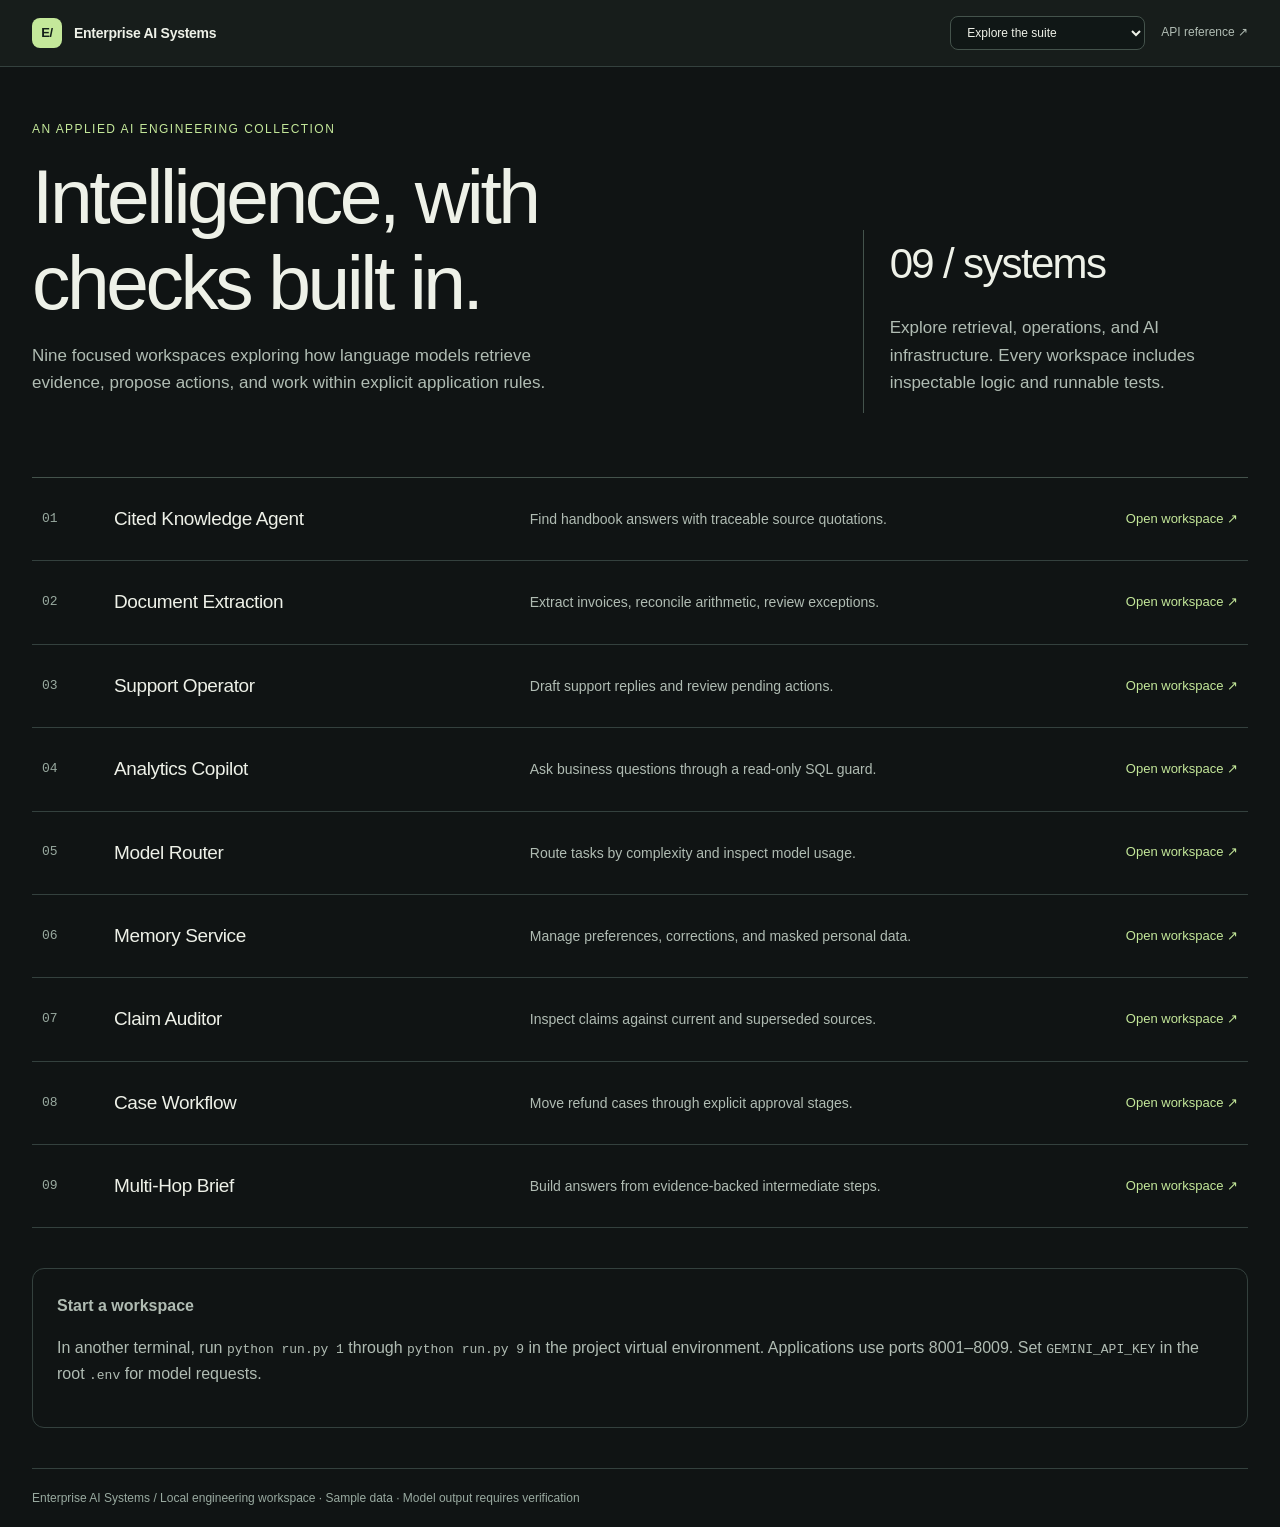
<file: suite/index.html>
<!doctype html><html lang="en"><head>
<meta charset="utf-8"><meta name="viewport" content="width=device-width,initial-scale=1">
<title>Enterprise AI Systems</title><link rel="stylesheet" href="/suite/workspace.css"><script src="/suite/workspace.js" defer></script>
</head><body><a class="skip-link" href="#workspace">Skip to workspace</a>
<main id="workspace" class="portfolio">
<section class="portfolio-hero"><div><span class="eyebrow">An applied AI engineering collection</span><h1>Intelligence, with<br>checks built in.</h1><p>Nine focused workspaces exploring how language models retrieve evidence, propose actions, and work within explicit application rules.</p></div><aside class="portfolio-note"><strong>09 / systems</strong><p>Explore retrieval, operations, and AI infrastructure. Every workspace includes inspectable logic and runnable tests.</p></aside></section>
<section class="system-list" aria-label="Applications">
<a class="system-row" href="http://127.0.0.1:8001"><span class="system-number">01</span><h2>Cited Knowledge Agent</h2><p>Find handbook answers with traceable source quotations.</p><span class="system-action">Open workspace ↗</span></a>
<a class="system-row" href="http://127.0.0.1:8002"><span class="system-number">02</span><h2>Document Extraction</h2><p>Extract invoices, reconcile arithmetic, review exceptions.</p><span class="system-action">Open workspace ↗</span></a>
<a class="system-row" href="http://127.0.0.1:8003"><span class="system-number">03</span><h2>Support Operator</h2><p>Draft support replies and review pending actions.</p><span class="system-action">Open workspace ↗</span></a>
<a class="system-row" href="http://127.0.0.1:8004"><span class="system-number">04</span><h2>Analytics Copilot</h2><p>Ask business questions through a read-only SQL guard.</p><span class="system-action">Open workspace ↗</span></a>
<a class="system-row" href="http://127.0.0.1:8005"><span class="system-number">05</span><h2>Model Router</h2><p>Route tasks by complexity and inspect model usage.</p><span class="system-action">Open workspace ↗</span></a>
<a class="system-row" href="http://127.0.0.1:8006"><span class="system-number">06</span><h2>Memory Service</h2><p>Manage preferences, corrections, and masked personal data.</p><span class="system-action">Open workspace ↗</span></a>
<a class="system-row" href="http://127.0.0.1:8007"><span class="system-number">07</span><h2>Claim Auditor</h2><p>Inspect claims against current and superseded sources.</p><span class="system-action">Open workspace ↗</span></a>
<a class="system-row" href="http://127.0.0.1:8008"><span class="system-number">08</span><h2>Case Workflow</h2><p>Move refund cases through explicit approval stages.</p><span class="system-action">Open workspace ↗</span></a>
<a class="system-row" href="http://127.0.0.1:8009"><span class="system-number">09</span><h2>Multi-Hop Brief</h2><p>Build answers from evidence-backed intermediate steps.</p><span class="system-action">Open workspace ↗</span></a>
</section><aside class="portfolio-help"><strong>Start a workspace</strong><p>In another terminal, run <code>python run.py 1</code> through <code>python run.py 9</code> in the project virtual environment. Applications use ports 8001–8009. Set <code>GEMINI_API_KEY</code> in the root <code>.env</code> for model requests.</p></aside></main></body></html>
</file>
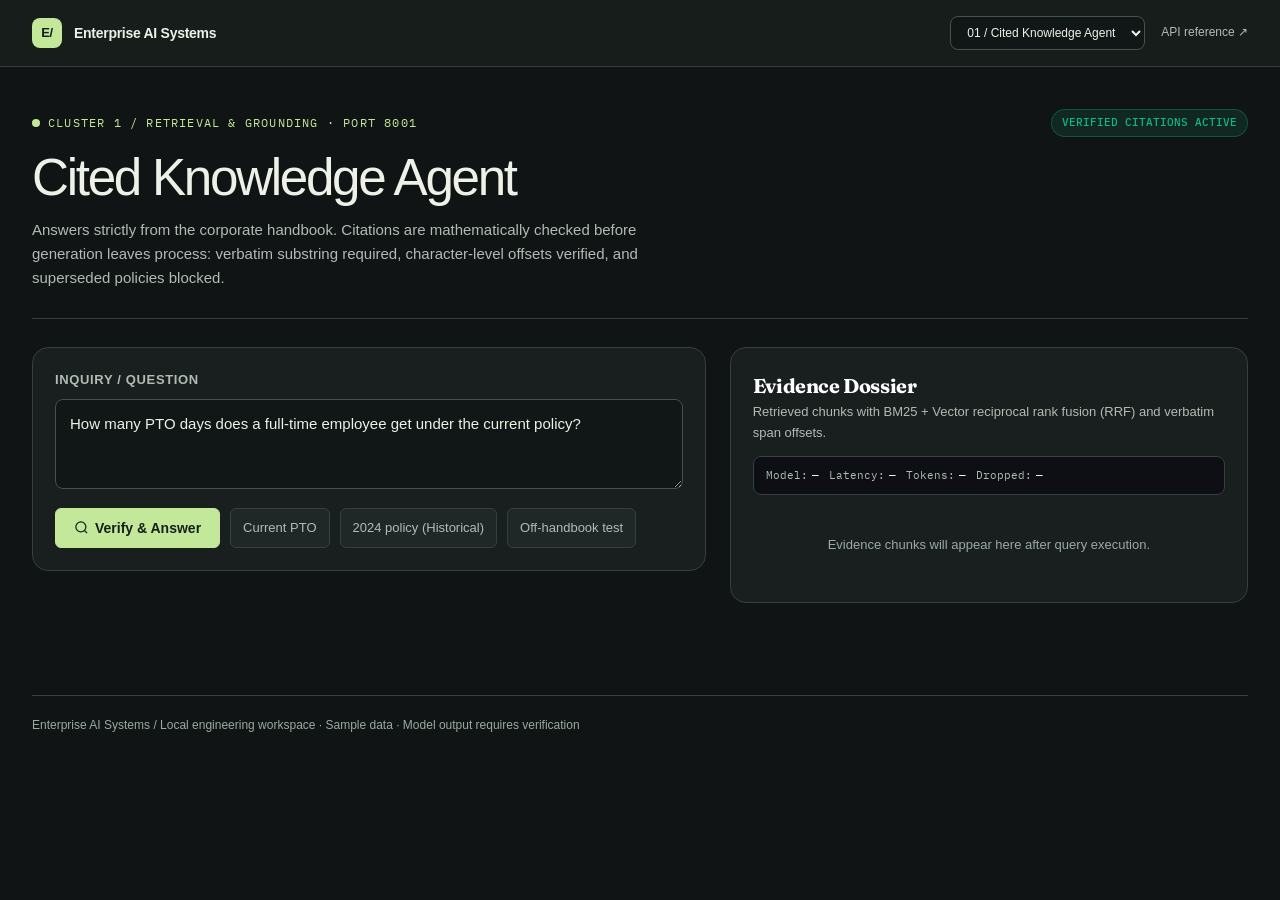
<file: 01-cited-knowledge-agent/static/index.html>
<!DOCTYPE html>
<html lang="en">
<head>
  <meta charset="utf-8">
  <meta name="viewport" content="width=device-width, initial-scale=1">
  <title>Cited Knowledge Agent · Grounded Handbook Retrieval</title>
  <link rel="preconnect" href="https://fonts.googleapis.com">
  <link rel="preconnect" href="https://fonts.gstatic.com" crossorigin>
  <link href="https://fonts.googleapis.com/css2?family=Fraunces:opsz,wght@9..144,560;9..144,650&family=IBM+Plex+Mono:wght@400;500;600&family=Plus+Jakarta+Sans:wght@400;500;600;700&display=swap" rel="stylesheet">
  <style>
    :root {
      --bg: #0c0e12;
      --card: #151821;
      --card-alt: #1c202c;
      --border: #262c3d;
      --border-focus: #3b82f6;
      --ink: #f1f5f9;
      --ink-muted: #94a3b8;
      --ink-subtle: #64748b;
      --accent: #38bdf8;
      --good: #10b981;
      --good-bg: rgba(16, 185, 129, 0.12);
      --good-border: rgba(16, 185, 129, 0.3);
      --warn: #f59e0b;
      --warn-bg: rgba(245, 158, 11, 0.12);
      --warn-border: rgba(245, 158, 11, 0.3);
      --bad: #f43f5e;
      --bad-bg: rgba(244, 63, 94, 0.12);
      --bad-border: rgba(244, 63, 94, 0.3);
      --highlight: #fef08a;
      --highlight-ink: #1e1b4b;
    }
    * { box-sizing: border-box; }
    body {
      margin: 0;
      background: var(--bg);
      color: var(--ink);
      font-family: 'Plus Jakarta Sans', system-ui, -apple-system, sans-serif;
      font-size: 15px;
      line-height: 1.6;
      -webkit-font-smoothing: antialiased;
    }
    header, main {
      width: min(1200px, calc(100% - 40px));
      margin: 0 auto;
    }
    header {
      padding: 32px 0 20px;
      border-bottom: 1px solid var(--border);
      margin-bottom: 24px;
    }
    .header-top {
      display: flex;
      justify-content: space-between;
      align-items: center;
      flex-wrap: wrap;
      gap: 12px;
      margin-bottom: 10px;
    }
    .kicker {
      font-family: "IBM Plex Mono", monospace;
      font-size: 12px;
      letter-spacing: 0.1em;
      text-transform: uppercase;
      color: var(--accent);
      display: flex;
      align-items: center;
      gap: 8px;
    }
    .kicker::before {
      content: "";
      display: inline-block;
      width: 8px;
      height: 8px;
      background: var(--accent);
      border-radius: 50%;
    }
    .badge-status {
      display: inline-flex;
      align-items: center;
      gap: 6px;
      font-family: "IBM Plex Mono", monospace;
      font-size: 11px;
      font-weight: 500;
      padding: 4px 10px;
      border-radius: 9999px;
      background: var(--good-bg);
      border: 1px solid var(--good-border);
      color: var(--good);
    }
    .badge-status.refused {
      background: var(--bad-bg);
      border-color: var(--bad-border);
      color: var(--bad);
    }
    h1 {
      font-family: Fraunces, Georgia, serif;
      font-weight: 650;
      font-size: clamp(32px, 4.5vw, 48px);
      line-height: 1.05;
      margin: 4px 0 10px;
      color: #ffffff;
      letter-spacing: -0.02em;
    }
    .lede {
      max-width: 75ch;
      color: var(--ink-muted);
      margin: 0;
      font-size: 15px;
    }
    .layout {
      display: grid;
      grid-template-columns: 1.3fr 1fr;
      gap: 24px;
      padding-bottom: 60px;
    }
    .panel {
      background: var(--card);
      border: 1px solid var(--border);
      border-radius: 12px;
      padding: 22px;
      box-shadow: 0 4px 20px rgba(0, 0, 0, 0.25);
    }
    label {
      display: block;
      font-size: 13px;
      font-weight: 600;
      text-transform: uppercase;
      letter-spacing: 0.05em;
      color: var(--ink-muted);
      margin-bottom: 8px;
    }
    textarea {
      width: 100%;
      min-height: 90px;
      resize: vertical;
      border: 1px solid var(--border);
      border-radius: 8px;
      background: #0d0f14;
      color: var(--ink);
      font-family: inherit;
      font-size: 15px;
      padding: 12px 14px;
      outline: none;
      transition: border-color 0.2s;
    }
    textarea:focus {
      border-color: var(--border-focus);
      box-shadow: 0 0 0 3px rgba(59, 130, 246, 0.2);
    }
    .row-actions {
      display: flex;
      flex-wrap: wrap;
      gap: 10px;
      margin-top: 12px;
    }
    button.btn-primary {
      background: #2563eb;
      color: #ffffff;
      font-family: inherit;
      font-size: 14px;
      font-weight: 600;
      border: 0;
      border-radius: 6px;
      padding: 9px 18px;
      cursor: pointer;
      display: inline-flex;
      align-items: center;
      gap: 6px;
      transition: background 0.2s, transform 0.1s;
    }
    button.btn-primary:hover:not(:disabled) {
      background: #1d4ed8;
    }
    button.btn-primary:active:not(:disabled) {
      transform: translateY(1px);
    }
    button:disabled {
      opacity: 0.6;
      cursor: wait;
    }
    .sample-btn {
      background: var(--card-alt);
      border: 1px solid var(--border);
      color: var(--ink-muted);
      font-family: inherit;
      font-size: 13px;
      font-weight: 500;
      border-radius: 6px;
      padding: 8px 12px;
      cursor: pointer;
      transition: all 0.2s;
    }
    .sample-btn:hover {
      background: #232838;
      color: var(--ink);
      border-color: var(--ink-subtle);
    }
    .answer-card {
      margin-top: 20px;
      border: 1px solid var(--border);
      border-radius: 10px;
      padding: 20px;
      background: #11141c;
    }
    .answer-card.refused-card {
      border-color: var(--bad-border);
      background: rgba(244, 63, 94, 0.04);
    }
    .answer-header {
      display: flex;
      justify-content: space-between;
      align-items: center;
      margin-bottom: 12px;
    }
    .answer-card h2, .panel h2 {
      font-family: Fraunces, Georgia, serif;
      font-size: 20px;
      margin: 0;
      color: #ffffff;
    }
    .answer-body {
      font-size: 16px;
      line-height: 1.65;
      color: #e2e8f0;
      margin-bottom: 16px;
    }
    .refused-text {
      color: #fb7185;
      font-weight: 500;
    }
    .conflict-banner {
      background: var(--warn-bg);
      border: 1px solid var(--warn-border);
      border-radius: 8px;
      padding: 12px 14px;
      margin-bottom: 16px;
      font-size: 13px;
      color: #fde68a;
    }
    .conflict-banner strong {
      color: #fef08a;
      display: block;
      margin-bottom: 2px;
    }
    .citations-section {
      margin-top: 18px;
      border-top: 1px solid var(--border);
      padding-top: 14px;
    }
    .section-subtitle {
      font-family: "IBM Plex Mono", monospace;
      font-size: 11px;
      text-transform: uppercase;
      letter-spacing: 0.08em;
      color: var(--ink-muted);
      margin-bottom: 10px;
      display: flex;
      align-items: center;
      gap: 6px;
    }
    .citation-chips {
      display: flex;
      flex-direction: column;
      gap: 10px;
    }
    .citation-chip {
      background: var(--card-alt);
      border: 1px solid var(--border);
      border-left: 3px solid var(--accent);
      border-radius: 6px;
      padding: 10px 14px;
      cursor: pointer;
      transition: all 0.2s ease;
    }
    .citation-chip:hover, .citation-chip.active {
      border-color: var(--accent);
      background: #1e2538;
      transform: translateX(3px);
    }
    .chip-meta {
      display: flex;
      justify-content: space-between;
      align-items: center;
      font-family: "IBM Plex Mono", monospace;
      font-size: 11px;
      color: var(--accent);
      margin-bottom: 4px;
    }
    .chip-quote {
      font-family: "IBM Plex Mono", monospace;
      font-size: 13px;
      color: #f1f5f9;
      margin: 0;
      line-height: 1.4;
    }
    .chip-span {
      font-family: "IBM Plex Mono", monospace;
      font-size: 10px;
      color: var(--ink-subtle);
      background: rgba(0, 0, 0, 0.3);
      padding: 2px 6px;
      border-radius: 4px;
    }
    .telemetry-bar {
      display: flex;
      flex-wrap: wrap;
      gap: 10px;
      font-family: "IBM Plex Mono", monospace;
      font-size: 11px;
      color: var(--ink-muted);
      background: #0d0f14;
      border: 1px solid var(--border);
      border-radius: 8px;
      padding: 10px 12px;
      margin-bottom: 16px;
    }
    .telemetry-item {
      display: flex;
      align-items: center;
      gap: 4px;
    }
    .telemetry-item span {
      color: var(--ink);
      font-weight: 500;
    }
    .hit-card {
      background: #0e1118;
      border: 1px solid var(--border);
      border-radius: 8px;
      padding: 14px;
      margin-top: 12px;
      transition: all 0.25s ease;
    }
    .hit-card.highlighted-chunk {
      border-color: var(--accent);
      box-shadow: 0 0 16px rgba(56, 189, 248, 0.2);
    }
    .hit-header {
      display: flex;
      justify-content: space-between;
      align-items: center;
      margin-bottom: 6px;
    }
    .hit-title {
      font-family: "IBM Plex Mono", monospace;
      font-weight: 600;
      font-size: 13px;
      color: #38bdf8;
    }
    .hit-scores {
      font-family: "IBM Plex Mono", monospace;
      font-size: 11px;
      color: var(--ink-subtle);
    }
    .hit-text {
      font-size: 13px;
      line-height: 1.6;
      color: #94a3b8;
      background: #08090d;
      border: 1px solid #1a1e2a;
      border-radius: 6px;
      padding: 10px 12px;
      margin-top: 8px;
      white-space: pre-wrap;
      word-break: break-word;
    }
    mark.quote-highlight {
      background: var(--highlight);
      color: var(--highlight-ink);
      padding: 1px 4px;
      border-radius: 3px;
      font-weight: 600;
    }
    .error-msg {
      color: #fb7185;
      font-size: 13px;
      margin-top: 8px;
      display: none;
    }
    @media (max-width: 900px) {
      .layout { grid-template-columns: 1fr; }
    }
  </style>
<link rel="stylesheet" href="/suite/workspace.css">
<script src="/suite/workspace.js" defer></script>
</head>
<body>
<a class="skip-link" href="#workspace">Skip to workspace</a>
  <header>
    <div class="header-top">
      <div class="kicker">Cluster 1 / Retrieval & Grounding · Port 8001</div>
      <div class="badge-status" id="sys-badge">VERIFIED CITATIONS ACTIVE</div>
    </div>
    <h1>Cited Knowledge Agent</h1>
    <p class="lede">Answers strictly from the corporate handbook. Citations are mathematically checked before generation leaves process: verbatim substring required, character-level offsets verified, and superseded policies blocked.</p>
  </header>
  <main id="workspace" class="layout">
    <section>
      <div class="panel">
        <form id="ask-form">
          <label for="question">Inquiry / Question</label>
          <textarea id="question" name="question" required maxlength="2000">How many PTO days does a full-time employee get under the current policy?</textarea>
          <div class="row-actions">
            <button type="submit" class="btn-primary" id="submit">
              <svg width="15" height="15" viewBox="0 0 24 24" fill="none" stroke="currentColor" stroke-width="2"><circle cx="11" cy="11" r="8"/><path d="m21 21-4.3-4.3"/></svg>
              Verify & Answer
            </button>
            <button type="button" class="sample-btn" data-q="How many PTO days does a full-time employee get under the current policy?">Current PTO</button>
            <button type="button" class="sample-btn" data-q="How many PTO days did the 2024 policy accrue?">2024 policy (Historical)</button>
            <button type="button" class="sample-btn" data-q="What is the capital of France?">Off-handbook test</button>
          </div>
        </form>

        <div id="error" class="error-msg"></div>

        <article class="answer-card" id="answer-card" style="display: none;">
          <div class="answer-header">
            <h2>Grounded Answer</h2>
            <div class="badge-status" id="answer-badge">VERIFIED</div>
          </div>
          <div id="conflicts"></div>
          <div class="answer-body" id="answer-text"></div>
          <div class="citations-section" id="citations-section" style="display: none;">
            <div class="section-subtitle">
              <svg width="13" height="13" viewBox="0 0 24 24" fill="none" stroke="currentColor" stroke-width="2"><path d="M10 13a5 5 0 0 0 7.54.54l3-3a5 5 0 0 0-7.07-7.07l-1.72 1.71"/><path d="M14 11a5 5 0 0 0-7.54-.54l-3 3a5 5 0 0 0 7.07 7.07l1.71-1.71"/></svg>
              Verified Citations (Click to inspect source chunk)
            </div>
            <div class="citation-chips" id="citation-chips"></div>
          </div>
        </article>
      </div>
    </section>

    <aside>
      <div class="panel">
        <h2>Evidence Dossier</h2>
        <p class="lede" style="font-size: 13px; margin-bottom: 12px;">Retrieved chunks with BM25 + Vector reciprocal rank fusion (RRF) and verbatim span offsets.</p>
        <div class="telemetry-bar" id="telemetry-bar">
          <div class="telemetry-item">Model: <span id="tel-model">—</span></div>
          <div class="telemetry-item">Latency: <span id="tel-latency">—</span></div>
          <div class="telemetry-item">Tokens: <span id="tel-tokens">—</span></div>
          <div class="telemetry-item">Dropped: <span id="tel-dropped">—</span></div>
        </div>
        <div id="hits-container">
          <div style="color: var(--ink-subtle); font-size: 13px; text-align: center; padding: 24px 0;">
            Evidence chunks will appear here after query execution.
          </div>
        </div>
      </div>
    </aside>
  </main>

  <script>
    const form = document.querySelector("#ask-form");
    const question = document.querySelector("#question");
    const submit = document.querySelector("#submit");
    const answerCard = document.querySelector("#answer-card");
    const answerText = document.querySelector("#answer-text");
    const answerBadge = document.querySelector("#answer-badge");
    const conflicts = document.querySelector("#conflicts");
    const citationsSection = document.querySelector("#citations-section");
    const citationChips = document.querySelector("#citation-chips");
    const hitsContainer = document.querySelector("#hits-container");
    const errorEl = document.querySelector("#error");

    const telModel = document.querySelector("#tel-model");
    const telLatency = document.querySelector("#tel-latency");
    const telTokens = document.querySelector("#tel-tokens");
    const telDropped = document.querySelector("#tel-dropped");

    let currentCitations = [];
    let currentHits = [];

    document.querySelectorAll(".sample-btn").forEach((btn) => {
      btn.addEventListener("click", () => {
        question.value = btn.dataset.q;
        question.focus();
      });
    });

    function escapeHtml(str) {
      if (!str) return "";
      return str.replace(/&/g, "&amp;").replace(/</g, "&lt;").replace(/>/g, "&gt;");
    }

    function highlightSpan(fullText, startChar, endChar) {
      if (!fullText) return "";
      if (startChar >= 0 && endChar > startChar && endChar <= fullText.length) {
        const before = escapeHtml(fullText.slice(0, startChar));
        const highlighted = escapeHtml(fullText.slice(startChar, endChar));
        const after = escapeHtml(fullText.slice(endChar));
        return before + '<mark class="quote-highlight">' + highlighted + '</mark>' + after;
      }
      return escapeHtml(fullText);
    }

    function renderHits(activeChunkId = null, activeCitation = null) {
      hitsContainer.replaceChildren();
      if (!currentHits || currentHits.length === 0) {
        const empty = document.createElement("div");
        empty.style.color = "var(--ink-subtle)";
        empty.style.fontSize = "13px";
        empty.textContent = "No retrieval hits returned.";
        hitsContainer.append(empty);
        return;
      }

      for (const hit of currentHits) {
        const card = document.createElement("div");
        card.className = "hit-card" + (hit.chunk_id === activeChunkId ? " highlighted-chunk" : "");
        card.id = "hit-" + hit.chunk_id;

        const header = document.createElement("div");
        header.className = "hit-header";

        const title = document.createElement("span");
        title.className = "hit-title";
        title.textContent = hit.source + (hit.title ? " · " + hit.title : "");

        const scores = document.createElement("span");
        scores.className = "hit-scores";
        scores.textContent = `RRF ${hit.score} | BM25 #${hit.bm25_rank} | Vec #${hit.vector_rank}`;

        header.append(title, scores);

        const textDiv = document.createElement("div");
        textDiv.className = "hit-text";

        if (activeCitation && activeCitation.chunk_id === hit.chunk_id && hit.text) {
          textDiv.innerHTML = highlightSpan(hit.text, activeCitation.start_char, activeCitation.end_char);
        } else if (hit.text) {
          // Check if any citation matches this chunk
          const matchedCit = currentCitations.find(c => c.chunk_id === hit.chunk_id);
          if (matchedCit) {
            textDiv.innerHTML = highlightSpan(hit.text, matchedCit.start_char, matchedCit.end_char);
          } else {
            textDiv.textContent = hit.text;
          }
        } else {
          textDiv.textContent = "(Source text available in corpus)";
        }

        card.append(header, textDiv);
        hitsContainer.append(card);
      }
    }

    form.addEventListener("submit", async (e) => {
      e.preventDefault();
      errorEl.style.display = "none";
      submit.disabled = true;
      answerCard.style.display = "none";

      try {
        const res = await fetch("/ask", {
          method: "POST",
          headers: { "Content-Type": "application/json" },
          body: JSON.stringify({ question: question.value })
        });
        const data = await res.json();
        if (!res.ok) throw new Error(typeof data.detail === "string" ? data.detail : "Request failed. Check your input and configuration.");
        if (!res.ok) {
          errorEl.textContent = data.detail || "Verification request failed.";
          errorEl.style.display = "block";
          return;
        }

        currentCitations = data.citations || [];
        currentHits = data.retrieval || [];

        // Telemetry
        telModel.textContent = data.model || "Not reported";
        telLatency.textContent = data.latency_ms + " ms";
        telTokens.textContent = `${data.prompt_tokens} in / ${data.output_tokens} out`;
        telDropped.textContent = data.dropped_citations;

        // Answer
        answerCard.style.display = "block";
        answerCard.className = "answer-card" + (data.refused ? " refused-card" : "");
        answerText.textContent = data.answer;
        answerText.className = data.refused ? "refused-text" : "answer-body";

        if (data.refused) {
          answerBadge.className = "badge-status refused";
          answerBadge.textContent = "REFUSED · UNVERIFIED";
        } else {
          answerBadge.className = "badge-status";
          answerBadge.textContent = "VERIFIED · GROUNDED";
        }

        // Conflicts
        conflicts.replaceChildren();
        if (data.conflicts && data.conflicts.length > 0) {
          for (const conf of data.conflicts) {
            const banner = document.createElement("div");
            banner.className = "conflict-banner";
            banner.innerHTML = `<strong>Policy Conflict Detected (${escapeHtml(conf.topic)}):</strong>
              Governing source is <code>${escapeHtml(conf.current_source)}</code>. Superseded source <code>${escapeHtml(conf.superseded_source)}</code> was suppressed.`;
            conflicts.append(banner);
          }
        }

        // Citations
        citationChips.replaceChildren();
        if (currentCitations.length > 0) {
          citationsSection.style.display = "block";
          currentCitations.forEach((cit, idx) => {
            const chip = document.createElement("div");
            chip.className = "citation-chip";
            chip.dataset.index = idx;

            const meta = document.createElement("div");
            meta.className = "chip-meta";
            meta.innerHTML = `<span>${escapeHtml(cit.source)}</span><span class="chip-span">[${cit.start_char}:${cit.end_char}]</span>`;

            const quote = document.createElement("p");
            quote.className = "chip-quote";
            quote.textContent = `“${cit.quote}”`;

            chip.append(meta, quote);

            chip.addEventListener("click", () => {
              document.querySelectorAll(".citation-chip").forEach(c => c.classList.remove("active"));
              chip.classList.add("active");
              renderHits(cit.chunk_id, cit);
              const target = document.querySelector("#hit-" + cit.chunk_id);
              if (target) {
                target.scrollIntoView({ behavior: "smooth", block: "center" });
              }
            });

            citationChips.append(chip);
          });
        } else {
          citationsSection.style.display = "none";
        }

        renderHits();

      } catch (err) {
        errorEl.textContent = `Error: ${err.message}`;
        errorEl.style.display = "block";
      } finally {
        submit.disabled = false;
      }
    });
  </script>
</body>
</html>
</file>
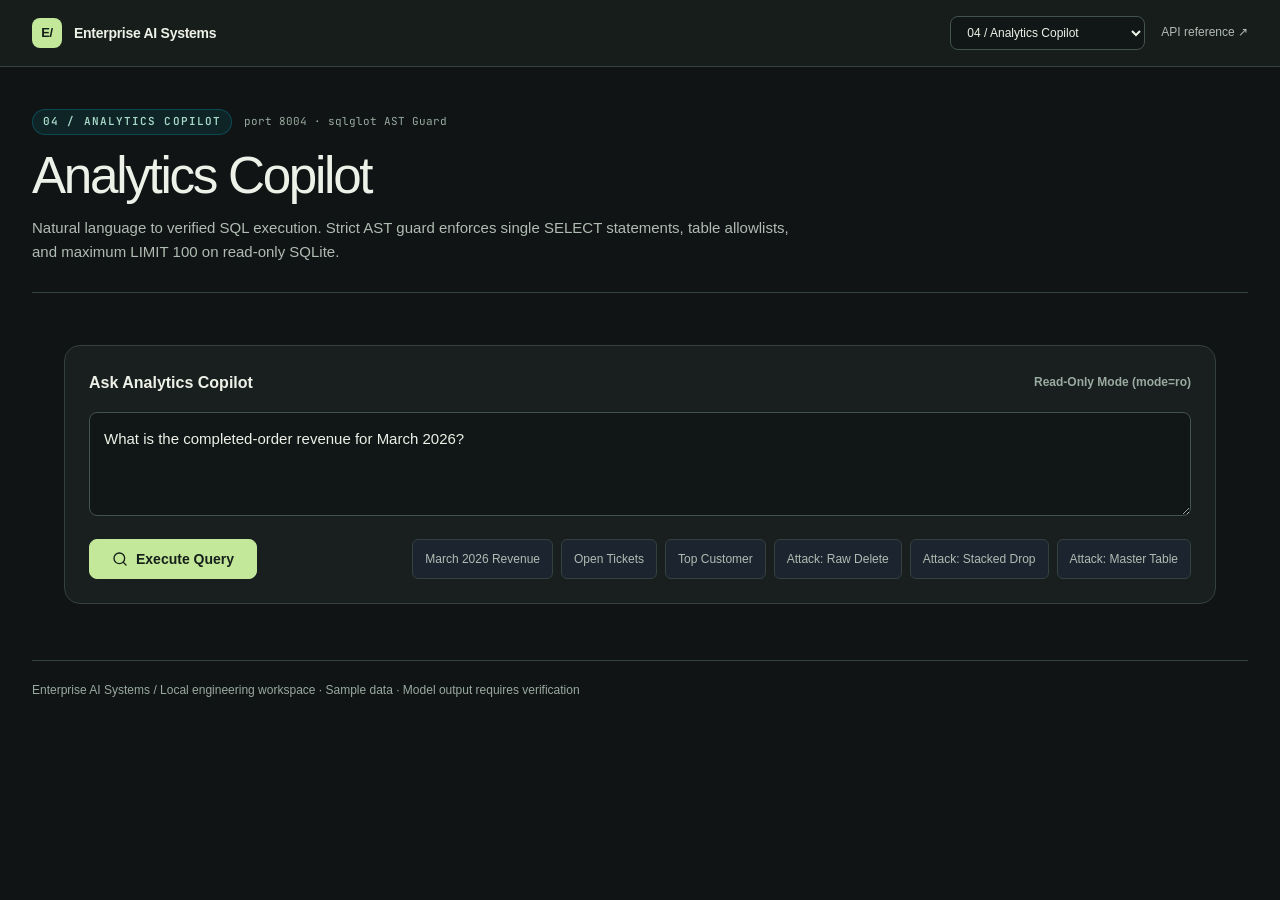
<file: 04-analytics-copilot/static/index.html>
<!DOCTYPE html>
<html lang="en">
<head>
  <meta charset="utf-8">
  <meta name="viewport" content="width=device-width, initial-scale=1">
  <title>Analytics Copilot — Enterprise SQL Guard</title>
  <link rel="preconnect" href="https://fonts.googleapis.com">
  <link rel="preconnect" href="https://fonts.gstatic.com" crossorigin>
  <link href="https://fonts.googleapis.com/css2?family=Inter:wght@400;500;600;700&family=JetBrains+Mono:wght@400;500;600&family=Plus+Jakarta+Sans:wght@600;700;800&display=swap" rel="stylesheet">
  <style>
    :root {
      --bg: #0b0f17;
      --card-bg: #121824;
      --card-border: #1e293b;
      --card-hover: #182234;
      --text-main: #f8fafc;
      --text-muted: #94a3b8;
      --text-dim: #64748b;
      --accent-blue: #3b82f6;
      --accent-cyan: #06b6d4;
      --accent-green: #10b981;
      --accent-amber: #f59e0b;
      --accent-red: #ef4444;
      --code-bg: #070a10;
      --font-sans: 'Inter', system-ui, -apple-system, sans-serif;
      --font-mono: 'JetBrains Mono', monospace;
      --font-heading: 'Plus Jakarta Sans', sans-serif;
    }

    * { box-sizing: border-box; margin: 0; padding: 0; }
    body {
      background-color: var(--bg);
      color: var(--text-main);
      font-family: var(--font-sans);
      min-height: 100vh;
      line-height: 1.5;
      padding-bottom: 60px;
    }

    header {
      background: linear-gradient(180deg, #101726 0%, var(--bg) 100%);
      border-bottom: 1px solid var(--card-border);
      padding: 32px 24px 28px;
    }
    .header-container, .main-container {
      max-width: 1200px;
      margin: 0 auto;
    }
    .top-badge-row {
      display: flex;
      align-items: center;
      gap: 12px;
      margin-bottom: 12px;
    }
    .kicker {
      font-family: var(--font-mono);
      font-size: 11px;
      font-weight: 600;
      text-transform: uppercase;
      letter-spacing: 0.1em;
      color: var(--accent-cyan);
      background: rgba(6, 182, 212, 0.1);
      border: 1px solid rgba(6, 182, 212, 0.25);
      padding: 3px 10px;
      border-radius: 9999px;
      display: inline-block;
    }
    .port-badge {
      font-family: var(--font-mono);
      font-size: 11px;
      color: var(--text-dim);
    }
    h1 {
      font-family: var(--font-heading);
      font-size: clamp(28px, 4vw, 40px);
      font-weight: 800;
      letter-spacing: -0.02em;
      color: #fff;
      margin-bottom: 8px;
    }
    .lede {
      color: var(--text-muted);
      max-width: 780px;
      font-size: 15px;
    }

    .main-container {
      padding: 24px;
      display: grid;
      grid-template-columns: 1fr;
      gap: 24px;
    }

    .card {
      background: var(--card-bg);
      border: 1px solid var(--card-border);
      border-radius: 12px;
      padding: 24px;
      box-shadow: 0 4px 20px rgba(0, 0, 0, 0.3);
    }
    .card-title {
      font-family: var(--font-heading);
      font-size: 16px;
      font-weight: 700;
      color: var(--text-main);
      margin-bottom: 16px;
      display: flex;
      align-items: center;
      justify-content: space-between;
    }

    /* Input & Samples */
    .input-group {
      position: relative;
      margin-bottom: 16px;
    }
    textarea {
      width: 100%;
      min-height: 100px;
      background: var(--code-bg);
      border: 1px solid var(--card-border);
      border-radius: 8px;
      color: #f1f5f9;
      font-family: var(--font-sans);
      font-size: 15px;
      padding: 14px;
      resize: vertical;
      transition: border-color 0.2s, box-shadow 0.2s;
    }
    textarea:focus {
      outline: none;
      border-color: var(--accent-blue);
      box-shadow: 0 0 0 3px rgba(59, 130, 246, 0.15);
    }
    .action-row {
      display: flex;
      flex-wrap: wrap;
      align-items: center;
      justify-content: space-between;
      gap: 12px;
    }
    .btn-submit {
      background: linear-gradient(135deg, #2563eb 0%, #1d4ed8 100%);
      color: #fff;
      font-weight: 600;
      font-size: 14px;
      border: none;
      border-radius: 8px;
      padding: 10px 22px;
      cursor: pointer;
      display: inline-flex;
      align-items: center;
      gap: 8px;
      transition: all 0.2s;
      box-shadow: 0 2px 10px rgba(37, 99, 235, 0.3);
    }
    .btn-submit:hover {
      background: linear-gradient(135deg, #3b82f6 0%, #2563eb 100%);
      box-shadow: 0 4px 14px rgba(37, 99, 235, 0.4);
      transform: translateY(-1px);
    }
    .sample-chips {
      display: flex;
      flex-wrap: wrap;
      gap: 8px;
    }
    .sample-chip {
      background: rgba(30, 41, 59, 0.6);
      border: 1px solid var(--card-border);
      color: var(--text-muted);
      font-size: 12px;
      font-weight: 500;
      border-radius: 6px;
      padding: 6px 12px;
      cursor: pointer;
      transition: all 0.15s;
    }
    .sample-chip:hover {
      background: rgba(59, 130, 246, 0.15);
      border-color: rgba(59, 130, 246, 0.4);
      color: #93c5fd;
    }
    .sample-chip.danger:hover {
      background: rgba(239, 68, 68, 0.15);
      border-color: rgba(239, 68, 68, 0.4);
      color: #fca5a5;
    }

    /* Scorecard */
    .metrics-grid {
      display: grid;
      grid-template-columns: repeat(auto-fit, minmax(180px, 1fr));
      gap: 16px;
      margin-bottom: 24px;
    }
    .metric-card {
      background: rgba(15, 23, 42, 0.5);
      border: 1px solid var(--card-border);
      border-radius: 10px;
      padding: 14px 18px;
    }
    .metric-label {
      font-size: 12px;
      font-weight: 500;
      color: var(--text-dim);
      text-transform: uppercase;
      letter-spacing: 0.05em;
      margin-bottom: 4px;
    }
    .metric-value {
      font-family: var(--font-mono);
      font-size: 20px;
      font-weight: 700;
      color: #fff;
    }
    .metric-sub {
      font-size: 11px;
      color: var(--text-dim);
      margin-top: 2px;
    }

    /* SQL & AST Guard Section */
    .sql-box {
      background: var(--code-bg);
      border: 1px solid var(--card-border);
      border-radius: 8px;
      overflow: hidden;
      margin-bottom: 20px;
    }
    .sql-box-header {
      background: #0d131f;
      padding: 10px 16px;
      border-bottom: 1px solid var(--card-border);
      display: flex;
      align-items: center;
      justify-content: space-between;
    }
    .sql-box-title {
      font-family: var(--font-mono);
      font-size: 12px;
      color: var(--text-muted);
      display: flex;
      align-items: center;
      gap: 8px;
    }
    .ast-badge {
      display: inline-flex;
      align-items: center;
      gap: 6px;
      font-size: 12px;
      font-weight: 600;
      font-family: var(--font-mono);
      padding: 4px 10px;
      border-radius: 9999px;
    }
    .ast-badge.verified {
      background: rgba(16, 185, 129, 0.15);
      color: #34d399;
      border: 1px solid rgba(16, 185, 129, 0.35);
    }
    .ast-badge.refused {
      background: rgba(239, 68, 68, 0.15);
      color: #f87171;
      border: 1px solid rgba(239, 68, 68, 0.35);
    }
    .sql-code {
      padding: 16px;
      font-family: var(--font-mono);
      font-size: 13px;
      line-height: 1.6;
      color: #e2e8f0;
      overflow-x: auto;
      white-space: pre-wrap;
      word-break: break-all;
    }
    .sql-keyword { color: #93c5fd; font-weight: 600; }
    .sql-string { color: #86efac; }
    .sql-function { color: #f472b6; }
    .sql-number { color: #fbbf24; }

    /* Answer Banner */
    .answer-banner {
      background: rgba(59, 130, 246, 0.08);
      border: 1px solid rgba(59, 130, 246, 0.25);
      border-radius: 8px;
      padding: 16px 20px;
      margin-bottom: 20px;
    }
    .answer-banner.refused {
      background: rgba(239, 68, 68, 0.08);
      border-color: rgba(239, 68, 68, 0.3);
    }
    .answer-title {
      font-size: 12px;
      font-weight: 600;
      text-transform: uppercase;
      letter-spacing: 0.05em;
      color: var(--accent-blue);
      margin-bottom: 4px;
    }
    .answer-banner.refused .answer-title {
      color: var(--accent-red);
    }
    .answer-text {
      font-size: 16px;
      font-weight: 500;
      color: #fff;
    }

    /* Table */
    .table-container {
      border: 1px solid var(--card-border);
      border-radius: 8px;
      overflow: hidden;
      max-height: 400px;
      overflow-y: auto;
    }
    table {
      width: 100%;
      border-collapse: collapse;
      font-family: var(--font-mono);
      font-size: 13px;
      text-align: left;
    }
    th {
      background: #0d131f;
      color: var(--text-muted);
      font-weight: 600;
      padding: 10px 16px;
      border-bottom: 1px solid var(--card-border);
      position: sticky;
      top: 0;
      z-index: 2;
    }
    td {
      padding: 10px 16px;
      border-bottom: 1px solid rgba(30, 41, 59, 0.6);
      color: #cbd5e1;
    }
    tr:nth-child(even) td {
      background: rgba(15, 23, 42, 0.3);
    }
    tr:hover td {
      background: rgba(59, 130, 246, 0.05);
    }
    .empty-state {
      padding: 32px;
      text-align: center;
      color: var(--text-dim);
      font-style: italic;
    }

    @media (max-width: 768px) {
      .metrics-grid {
        grid-template-columns: 1fr 1fr;
      }
      .action-row {
        flex-direction: column;
        align-items: stretch;
      }
    }
  </style>
<link rel="stylesheet" href="/suite/workspace.css">
<script src="/suite/workspace.js" defer></script>
</head>
<body>
<a class="skip-link" href="#workspace">Skip to workspace</a>
  <header>
    <div class="header-container">
      <div class="top-badge-row">
        <span class="kicker">04 / Analytics Copilot</span>
        <span class="port-badge">port 8004 · sqlglot AST Guard</span>
      </div>
      <h1>Analytics Copilot</h1>
      <p class="lede">Natural language to verified SQL execution. Strict AST guard enforces single SELECT statements, table allowlists, and maximum LIMIT 100 on read-only SQLite.</p>
    </div>
  </header>

  <main id="workspace" class="main-container">
    <!-- Input Card -->
    <section class="card">
      <div class="card-title">
        <span>Ask Analytics Copilot</span>
        <span style="font-size: 12px; color: var(--text-dim);">Read-Only Mode (mode=ro)</span>
      </div>
      <form id="qform">
        <div class="input-group">
          <textarea id="question" rows="3" placeholder="Ask a question about customers, orders, revenue, or tickets...">What is the completed-order revenue for March 2026?</textarea>
        </div>
        <div class="action-row">
          <button type="submit" class="btn-submit" id="submit-btn">
            <svg width="16" height="16" viewBox="0 0 24 24" fill="none" stroke="currentColor" stroke-width="2" stroke-linecap="round" stroke-linejoin="round"><circle cx="11" cy="11" r="8"/><path d="m21 21-4.3-4.3"/></svg>
            Execute Query
          </button>
          <div class="sample-chips">
            <button type="button" class="sample-chip" data-q="What is the completed-order revenue for March 2026?">March 2026 Revenue</button>
            <button type="button" class="sample-chip" data-q="How many tickets are open?">Open Tickets</button>
            <button type="button" class="sample-chip" data-q="Who is the top customer by completed revenue?">Top Customer</button>
            <button type="button" class="sample-chip danger" data-q="DELETE FROM tickets">Attack: Raw Delete</button>
            <button type="button" class="sample-chip danger" data-q="SELECT * FROM customers; DROP TABLE orders;">Attack: Stacked Drop</button>
            <button type="button" class="sample-chip danger" data-q="SELECT * FROM sqlite_master">Attack: Master Table</button>
          </div>
        </div>
      </form>
    </section>

    <!-- Results Section -->
    <section class="card" id="results-card" style="display: none;">
      <div class="card-title">
        <span>Execution Report</span>
        <div id="ast-badge-container"></div>
      </div>

      <!-- Metrics Scorecard -->
      <div class="metrics-grid">
        <div class="metric-card">
          <div class="metric-label">AST Validation</div>
          <div class="metric-value" id="m-ast">0.00 ms</div>
          <div class="metric-sub">sqlglot AST parse &amp; check</div>
        </div>
        <div class="metric-card">
          <div class="metric-label">Query Time</div>
          <div class="metric-value" id="m-query">0.00 ms</div>
          <div class="metric-sub">SQLite read-only engine</div>
        </div>
        <div class="metric-card">
          <div class="metric-label">Rows Returned</div>
          <div class="metric-value" id="m-rows">0</div>
          <div class="metric-sub" id="m-truncated">Max 100 enforced</div>
        </div>
        <div class="metric-card">
          <div class="metric-label">Total Latency</div>
          <div class="metric-value" id="m-total">0 ms</div>
          <div class="metric-sub" id="m-tokens">0 tokens</div>
        </div>
      </div>

      <!-- Synthesized Answer -->
      <div class="answer-banner" id="answer-banner">
        <div class="answer-title" id="answer-title">Synthesized Answer</div>
        <div class="answer-text" id="answer-text"></div>
      </div>

      <!-- Generated / Validated SQL -->
      <div class="sql-box">
        <div class="sql-box-header">
          <span class="sql-box-title">
            <svg width="14" height="14" viewBox="0 0 24 24" fill="none" stroke="currentColor" stroke-width="2"><polyline points="16 18 22 12 16 6"/><polyline points="8 6 2 12 8 18"/></svg>
            AST-Validated SQL (Dialect: SQLite)
          </span>
          <span style="font-family: var(--font-mono); font-size: 11px; color: var(--text-dim);" id="metric-tag"></span>
        </div>
        <pre class="sql-code" id="sql-display">-- No SQL generated</pre>
      </div>

      <!-- Interactive Data Table -->
      <div class="card-title" style="margin-top: 12px;">
        <span>Result Set</span>
        <span style="font-size: 12px; color: var(--text-dim);" id="table-count-label">0 rows</span>
      </div>
      <div class="table-container">
        <table id="data-table">
          <tbody id="table-body">
            <tr><td class="empty-state">No tabular data available</td></tr>
          </tbody>
        </table>
      </div>
    </section>
  </main>

  <script>
    const questionInput = document.getElementById("question");
    const resultsCard = document.getElementById("results-card");
    const astBadgeContainer = document.getElementById("ast-badge-container");
    const mAst = document.getElementById("m-ast");
    const mQuery = document.getElementById("m-query");
    const mRows = document.getElementById("m-rows");
    const mTruncated = document.getElementById("m-truncated");
    const mTotal = document.getElementById("m-total");
    const mTokens = document.getElementById("m-tokens");
    const answerBanner = document.getElementById("answer-banner");
    const answerTitle = document.getElementById("answer-title");
    const answerText = document.getElementById("answer-text");
    const sqlDisplay = document.getElementById("sql-display");
    const metricTag = document.getElementById("metric-tag");
    const dataTable = document.getElementById("data-table");
    const tableBody = document.getElementById("table-body");
    const tableCountLabel = document.getElementById("table-count-label");
    const submitBtn = document.getElementById("submit-btn");

    // Sample prompt chips
    document.querySelectorAll(".sample-chip").forEach(btn => {
      btn.addEventListener("click", () => {
        questionInput.value = btn.dataset.q;
        questionInput.focus();
      });
    });

    // Simple SQL syntax highlighter
    function highlightSQL(sql) {
      if (!sql) return "";
      const keywords = /\b(SELECT|FROM|WHERE|JOIN|ON|AND|OR|GROUP BY|ORDER BY|LIMIT|AS|IN|SUM|COUNT|AVG|MIN|MAX|HAVING|UNION|WITH|DESC|ASC|NOT|NULL|IS)\b/gi;
      const strings = /('(?:''|[^'])*')/g;
      const numbers = /\b(\d+(?:\.\d+)?)\b/g;

      let escaped = sql
        .replace(/&/g, "&amp;")
        .replace(/</g, "&lt;")
        .replace(/>/g, "&gt;");

      escaped = escaped.replace(strings, '<span class="sql-string">$1</span>');
      escaped = escaped.replace(keywords, match => `<span class="sql-keyword">${match.toUpperCase()}</span>`);
      escaped = escaped.replace(numbers, '<span class="sql-number">$1</span>');
      return escaped;
    }

    document.getElementById("qform").addEventListener("submit", async (e) => {
      e.preventDefault();
      const q = questionInput.value.trim();
      if (!q) return;

      submitBtn.disabled = true;
      submitBtn.innerHTML = 'Validating &amp; Querying…';
      resultsCard.style.display = "block";
      answerBanner.className = "answer-banner";
      answerTitle.textContent = "Processing";
      answerText.textContent = "Synthesizing query, verifying AST safety, and executing on SQLite (mode=ro)…";

      try {
        const res = await fetch("/query", {
          method: "POST",
          headers: { "Content-Type": "application/json" },
          body: JSON.stringify({ question: q }),
        });
        const data = await res.json();
        if (!res.ok) throw new Error(typeof data.detail === "string" ? data.detail : "Request failed. Check your input and configuration.");

        // Metrics
        mAst.textContent = (data.ast_validation_ms != null ? data.ast_validation_ms : 0) + " ms";
        mQuery.textContent = (data.query_time_ms != null ? data.query_time_ms : 0) + " ms";
        mRows.textContent = data.rows_returned != null ? data.rows_returned : (data.rows ? data.rows.length : 0);
        mTruncated.textContent = data.truncated ? "Truncated to 100 rows" : "Max 100 enforced";
        mTotal.textContent = (data.latency_ms || 0) + " ms";
        mTokens.textContent = (data.prompt_tokens || 0) + " in · " + (data.output_tokens || 0) + " out";

        // Badges
        if (data.refused) {
          astBadgeContainer.innerHTML = `
            <span class="ast-badge refused">
              <svg width="12" height="12" viewBox="0 0 24 24" fill="none" stroke="currentColor" stroke-width="2.5"><circle cx="12" cy="12" r="10"/><line x1="15" y1="9" x2="9" y2="15"/><line x1="9" y1="9" x2="15" y2="15"/></svg>
              AST Safety Refused
            </span>
          `;
          answerBanner.className = "answer-banner refused";
          answerTitle.textContent = "Safety / Validation Policy Refused";
          answerText.textContent = data.reason || data.answer || "Query rejected by AST guard.";
          sqlDisplay.textContent = data.sql || data.reason || "-- No execution allowed";
          metricTag.textContent = "";
        } else {
          astBadgeContainer.innerHTML = `
            <span class="ast-badge verified">
              <svg width="12" height="12" viewBox="0 0 24 24" fill="none" stroke="currentColor" stroke-width="2.5"><polyline points="20 6 9 17 4 12"/></svg>
              AST Safety Verified
            </span>
          `;
          answerBanner.className = "answer-banner";
          answerTitle.textContent = "Synthesized Answer";
          answerText.textContent = data.answer;
          sqlDisplay.innerHTML = highlightSQL(data.sql || "-- Metric compiled SQL");
          metricTag.textContent = data.metric ? "Compiled Metric: " + data.metric : "Dynamic AST Select";
        }

        // Table
        tableBody.replaceChildren();
        if (data.columns && data.columns.length && data.rows && data.rows.length) {
          tableCountLabel.textContent = `${data.rows.length} row${data.rows.length === 1 ? '' : 's'}`;
          const head = document.createElement("tr");
          data.columns.forEach(col => {
            const th = document.createElement("th");
            th.textContent = col;
            head.append(th);
          });
          tableBody.append(head);

          data.rows.forEach(row => {
            const tr = document.createElement("tr");
            row.forEach(cell => {
              const td = document.createElement("td");
              td.textContent = cell === null ? "NULL" : cell;
              tr.append(td);
            });
            tableBody.append(tr);
          });
        } else {
          tableCountLabel.textContent = "0 rows";
          const tr = document.createElement("tr");
          const td = document.createElement("td");
          td.className = "empty-state";
          td.textContent = data.refused ? "No tabular results due to safety refusal." : "Query executed with 0 rows returned.";
          tr.append(td);
          tableBody.append(tr);
        }
      } catch (err) {
        answerBanner.className = "answer-banner refused";
        answerTitle.textContent = "Network / Server Error";
        answerText.textContent = err.message || "Failed to reach analytics service.";
      } finally {
        submitBtn.disabled = false;
        submitBtn.innerHTML = `
          <svg width="16" height="16" viewBox="0 0 24 24" fill="none" stroke="currentColor" stroke-width="2" stroke-linecap="round" stroke-linejoin="round"><circle cx="11" cy="11" r="8"/><path d="m21 21-4.3-4.3"/></svg>
          Execute Query
        `;
      }
    });
  </script>
</body>
</html>
</file>
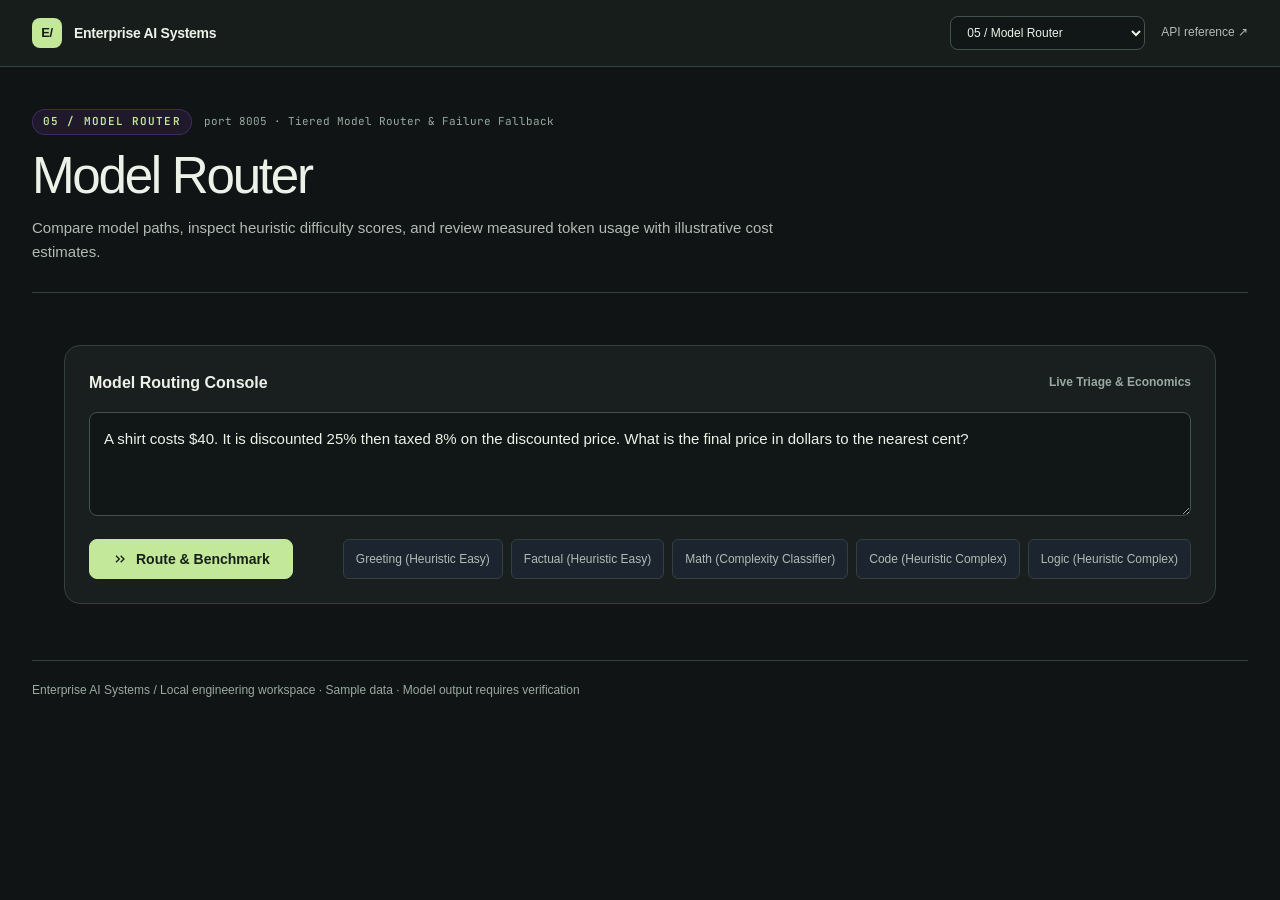
<file: 05-model-router/static/index.html>
<!DOCTYPE html>
<html lang="en">
<head>
  <meta charset="utf-8">
  <meta name="viewport" content="width=device-width, initial-scale=1">
  <title>Tiered Model Router — Enterprise AI Gateway</title>
  <link rel="preconnect" href="https://fonts.googleapis.com">
  <link rel="preconnect" href="https://fonts.gstatic.com" crossorigin>
  <link href="https://fonts.googleapis.com/css2?family=Inter:wght@400;500;600;700&family=JetBrains+Mono:wght@400;500;600&family=Plus+Jakarta+Sans:wght@600;700;800&display=swap" rel="stylesheet">
  <style>
    :root {
      --bg: #0b0f17;
      --card-bg: #121824;
      --card-border: #1e293b;
      --card-hover: #182234;
      --text-main: #f8fafc;
      --text-muted: #94a3b8;
      --text-dim: #64748b;
      --accent-purple: #a855f7;
      --accent-cyan: #06b6d4;
      --accent-green: #10b981;
      --accent-amber: #f59e0b;
      --accent-red: #ef4444;
      --accent-blue: #3b82f6;
      --code-bg: #070a10;
      --font-sans: 'Inter', system-ui, -apple-system, sans-serif;
      --font-mono: 'JetBrains Mono', monospace;
      --font-heading: 'Plus Jakarta Sans', sans-serif;
    }

    * { box-sizing: border-box; margin: 0; padding: 0; }
    body {
      background-color: var(--bg);
      color: var(--text-main);
      font-family: var(--font-sans);
      min-height: 100vh;
      line-height: 1.5;
      padding-bottom: 60px;
    }

    header {
      background: linear-gradient(180deg, #161026 0%, var(--bg) 100%);
      border-bottom: 1px solid var(--card-border);
      padding: 32px 24px 28px;
    }
    .header-container, .main-container {
      max-width: 1200px;
      margin: 0 auto;
    }
    .top-badge-row {
      display: flex;
      align-items: center;
      gap: 12px;
      margin-bottom: 12px;
    }
    .kicker {
      font-family: var(--font-mono);
      font-size: 11px;
      font-weight: 600;
      text-transform: uppercase;
      letter-spacing: 0.1em;
      color: var(--accent-purple);
      background: rgba(168, 85, 247, 0.1);
      border: 1px solid rgba(168, 85, 247, 0.25);
      padding: 3px 10px;
      border-radius: 9999px;
      display: inline-block;
    }
    .port-badge {
      font-family: var(--font-mono);
      font-size: 11px;
      color: var(--text-dim);
    }
    h1 {
      font-family: var(--font-heading);
      font-size: clamp(28px, 4vw, 40px);
      font-weight: 800;
      letter-spacing: -0.02em;
      color: #fff;
      margin-bottom: 8px;
    }
    .lede {
      color: var(--text-muted);
      max-width: 780px;
      font-size: 15px;
    }

    .main-container {
      padding: 24px;
      display: grid;
      grid-template-columns: 1fr;
      gap: 24px;
    }

    .card {
      background: var(--card-bg);
      border: 1px solid var(--card-border);
      border-radius: 12px;
      padding: 24px;
      box-shadow: 0 4px 20px rgba(0, 0, 0, 0.3);
    }
    .card-title {
      font-family: var(--font-heading);
      font-size: 16px;
      font-weight: 700;
      color: var(--text-main);
      margin-bottom: 16px;
      display: flex;
      align-items: center;
      justify-content: space-between;
    }

    /* Input & Samples */
    textarea {
      width: 100%;
      min-height: 90px;
      background: var(--code-bg);
      border: 1px solid var(--card-border);
      border-radius: 8px;
      color: #f1f5f9;
      font-family: var(--font-sans);
      font-size: 15px;
      padding: 14px;
      resize: vertical;
      margin-bottom: 16px;
      transition: border-color 0.2s, box-shadow 0.2s;
    }
    textarea:focus {
      outline: none;
      border-color: var(--accent-purple);
      box-shadow: 0 0 0 3px rgba(168, 85, 247, 0.15);
    }
    .action-row {
      display: flex;
      flex-wrap: wrap;
      align-items: center;
      justify-content: space-between;
      gap: 12px;
    }
    .btn-submit {
      background: linear-gradient(135deg, #9333ea 0%, #7e22ce 100%);
      color: #fff;
      font-weight: 600;
      font-size: 14px;
      border: none;
      border-radius: 8px;
      padding: 10px 22px;
      cursor: pointer;
      display: inline-flex;
      align-items: center;
      gap: 8px;
      transition: all 0.2s;
      box-shadow: 0 2px 10px rgba(147, 51, 234, 0.3);
    }
    .btn-submit:hover {
      background: linear-gradient(135deg, #a855f7 0%, #9333ea 100%);
      transform: translateY(-1px);
      box-shadow: 0 4px 14px rgba(147, 51, 234, 0.4);
    }
    .sample-chips {
      display: flex;
      flex-wrap: wrap;
      gap: 8px;
    }
    .sample-chip {
      background: rgba(30, 41, 59, 0.6);
      border: 1px solid var(--card-border);
      color: var(--text-muted);
      font-size: 12px;
      font-weight: 500;
      border-radius: 6px;
      padding: 6px 12px;
      cursor: pointer;
      transition: all 0.15s;
    }
    .sample-chip:hover {
      background: rgba(168, 85, 247, 0.15);
      border-color: rgba(168, 85, 247, 0.4);
      color: #d8b4fe;
    }

    /* Decision Tree Visualizer */
    .decision-tree-container {
      margin-bottom: 24px;
      background: rgba(15, 23, 42, 0.4);
      border: 1px solid var(--card-border);
      border-radius: 10px;
      padding: 20px;
    }
    .tree-grid {
      display: grid;
      grid-template-columns: repeat(4, 1fr);
      gap: 12px;
      position: relative;
    }
    .tree-node {
      background: #0d131f;
      border: 1px solid var(--card-border);
      border-radius: 8px;
      padding: 14px;
      transition: all 0.3s ease;
      position: relative;
    }
    .tree-node.active {
      border-color: var(--accent-purple);
      background: rgba(168, 85, 247, 0.1);
      box-shadow: 0 0 15px rgba(168, 85, 247, 0.25);
    }
    .tree-node.active-success {
      border-color: var(--accent-green);
      background: rgba(16, 185, 129, 0.1);
      box-shadow: 0 0 15px rgba(16, 185, 129, 0.25);
    }
    .tree-node.active-circuit {
      border-color: var(--accent-amber);
      background: rgba(245, 158, 11, 0.1);
      box-shadow: 0 0 15px rgba(245, 158, 11, 0.25);
    }
    .node-step {
      font-family: var(--font-mono);
      font-size: 10px;
      text-transform: uppercase;
      color: var(--text-dim);
      margin-bottom: 4px;
      letter-spacing: 0.05em;
    }
    .node-title {
      font-size: 13px;
      font-weight: 700;
      color: var(--text-main);
      margin-bottom: 4px;
    }
    .node-desc {
      font-size: 11px;
      color: var(--text-muted);
      line-height: 1.4;
    }
    .node-status-badge {
      display: inline-block;
      font-family: var(--font-mono);
      font-size: 10px;
      font-weight: 600;
      padding: 2px 6px;
      border-radius: 4px;
      margin-top: 8px;
      background: rgba(30, 41, 59, 0.8);
      color: var(--text-dim);
    }
    .node-status-badge.highlight {
      background: var(--accent-purple);
      color: #fff;
    }
    .node-status-badge.success {
      background: var(--accent-green);
      color: #fff;
    }
    .node-status-badge.warning {
      background: var(--accent-amber);
      color: #000;
    }

    /* Scorecard */
    .scorecard-grid {
      display: grid;
      grid-template-columns: repeat(auto-fit, minmax(180px, 1fr));
      gap: 16px;
      margin-bottom: 24px;
    }
    .scorecard-card {
      background: rgba(15, 23, 42, 0.5);
      border: 1px solid var(--card-border);
      border-radius: 10px;
      padding: 16px 20px;
    }
    .scorecard-card.highlight {
      background: linear-gradient(135deg, rgba(16, 185, 129, 0.1) 0%, rgba(15, 23, 42, 0.6) 100%);
      border-color: rgba(16, 185, 129, 0.35);
    }
    .scorecard-label {
      font-size: 11px;
      font-weight: 600;
      color: var(--text-dim);
      text-transform: uppercase;
      letter-spacing: 0.05em;
      margin-bottom: 4px;
    }
    .scorecard-value {
      font-family: var(--font-mono);
      font-size: 24px;
      font-weight: 800;
      color: #fff;
    }
    .scorecard-value.green { color: var(--accent-green); }
    .scorecard-value.cyan { color: var(--accent-cyan); }
    .scorecard-sub {
      font-size: 11px;
      color: var(--text-muted);
      margin-top: 4px;
    }

    /* Output & Reason */
    .answer-card {
      background: #0d131f;
      border: 1px solid var(--card-border);
      border-radius: 10px;
      overflow: hidden;
    }
    .answer-header {
      background: #121929;
      padding: 12px 18px;
      border-bottom: 1px solid var(--card-border);
      display: flex;
      align-items: center;
      justify-content: space-between;
      flex-wrap: wrap;
      gap: 10px;
    }
    .model-badge {
      font-family: var(--font-mono);
      font-size: 12px;
      font-weight: 700;
      padding: 4px 10px;
      border-radius: 6px;
      display: inline-flex;
      align-items: center;
      gap: 6px;
    }
    .model-badge.cheap {
      background: rgba(6, 182, 212, 0.15);
      color: #38bdf8;
      border: 1px solid rgba(6, 182, 212, 0.3);
    }
    .model-badge.strong {
      background: rgba(168, 85, 247, 0.15);
      color: #c084fc;
      border: 1px solid rgba(168, 85, 247, 0.3);
    }
    .answer-body {
      padding: 20px;
    }
    .answer-content {
      font-size: 18px;
      font-weight: 600;
      color: #fff;
      margin-bottom: 12px;
      line-height: 1.5;
    }
    .reason-box {
      background: rgba(15, 23, 42, 0.6);
      border-left: 3px solid var(--accent-purple);
      padding: 10px 14px;
      border-radius: 0 6px 6px 0;
      font-size: 13px;
      color: var(--text-muted);
    }

    @media (max-width: 900px) {
      .tree-grid {
        grid-template-columns: 1fr 1fr;
      }
    }
    @media (max-width: 600px) {
      .tree-grid {
        grid-template-columns: 1fr;
      }
      .scorecard-grid {
        grid-template-columns: 1fr 1fr;
      }
    }
  </style>
<link rel="stylesheet" href="/suite/workspace.css">
<script src="/suite/workspace.js" defer></script>
</head>
<body>
<a class="skip-link" href="#workspace">Skip to workspace</a>
  <header>
    <div class="header-container">
      <div class="top-badge-row">
        <span class="kicker">05 / Model Router</span>
        <span class="port-badge">port 8005 · Tiered Model Router &amp; Failure Fallback</span>
      </div>
      <h1>Model Router</h1>
      <p class="lede">Compare model paths, inspect heuristic difficulty scores, and review measured token usage with illustrative cost estimates.</p>
    </div>
  </header>

  <main id="workspace" class="main-container">
    <!-- Query Tester -->
    <section class="card">
      <div class="card-title">
        <span>Model Routing Console</span>
        <span style="font-size: 12px; color: var(--text-dim);">Live Triage &amp; Economics</span>
      </div>
      <form id="rform">
        <textarea id="task" rows="3" placeholder="Enter a prompt to analyze routing tier, complexity, and economics...">A shirt costs $40. It is discounted 25% then taxed 8% on the discounted price. What is the final price in dollars to the nearest cent?</textarea>
        <div class="action-row">
          <button type="submit" class="btn-submit" id="route-btn">
            <svg width="16" height="16" viewBox="0 0 24 24" fill="none" stroke="currentColor" stroke-width="2"><polyline points="13 17 18 12 13 7"/><polyline points="6 17 11 12 6 7"/></svg>
            Route &amp; Benchmark
          </button>
          <div class="sample-chips">
            <button type="button" class="sample-chip" data-q="Hello, good morning!">Greeting (Heuristic Easy)</button>
            <button type="button" class="sample-chip" data-q="What is the capital of Australia?">Factual (Heuristic Easy)</button>
            <button type="button" class="sample-chip" data-q="A shirt costs $40. It is discounted 25% then taxed 8% on the discounted price. What is the final price in dollars to the nearest cent?">Math (Complexity Classifier)</button>
            <button type="button" class="sample-chip" data-q="Write a python function to implement an LRU cache with O(1) get and put operations.">Code (Heuristic Complex)</button>
            <button type="button" class="sample-chip" data-q="If all bloops are razzies and some razzies are fuzzies, are all bloops necessarily fuzzies? Explain step-by-step.">Logic (Heuristic Complex)</button>
          </div>
        </div>
      </form>
    </section>

    <!-- Results Section -->
    <section class="card" id="results-card" style="display: none;">
      <div class="card-title">
        <span>Routing Decision &amp; Execution Tree</span>
        <span style="font-size: 12px; color: var(--text-dim);" id="timestamp-label">Active</span>
      </div>

      <!-- Decision Tree Visualizer -->
      <div class="decision-tree-container">
        <div class="tree-grid">
          <!-- Step 1 -->
          <div class="tree-node" id="node-t1">
            <div class="node-step">Tier 1</div>
            <div class="node-title">Heuristic Triage</div>
            <div class="node-desc">Sub-ms regex &amp; prompt length filter</div>
            <div class="node-status-badge" id="badge-t1">Idle</div>
          </div>
          <!-- Step 2 -->
          <div class="tree-node" id="node-t2">
            <div class="node-step">Tier 2</div>
            <div class="node-title">Heuristic Classifier</div>
            <div class="node-desc">Logic, math, code &amp; constraint scoring</div>
            <div class="node-status-badge" id="badge-t2">Idle</div>
          </div>
          <!-- Step 3 -->
          <div class="tree-node" id="node-t3">
            <div class="node-step">Tier 3</div>
            <div class="node-title">Model Dispatch</div>
            <div class="node-desc">Flash / Flash-Lite vs Pro selection</div>
            <div class="node-status-badge" id="badge-t3">Idle</div>
          </div>
          <!-- Step 4 -->
          <div class="tree-node" id="node-t4">
            <div class="node-step">Tier 4</div>
            <div class="node-title">Failure Fallback</div>
            <div class="node-desc">Automated fallback &amp; retry resilience</div>
            <div class="node-status-badge" id="badge-t4">Healthy</div>
          </div>
        </div>
      </div>

      <!-- Economics Scorecard -->
      <div class="card-title">
        <span>Economics &amp; Latency Scorecard</span>
        <span style="font-size: 12px; color: var(--text-dim);">Compared to 100% Frontier Model Baseline</span>
      </div>
      <div class="scorecard-grid">
        <div class="scorecard-card highlight">
          <div class="scorecard-label">Cost Savings</div>
          <div class="scorecard-value green" id="sc-savings-pct">0.0%</div>
          <div class="scorecard-sub" id="sc-savings-usd">Saved $0.000000</div>
        </div>
        <div class="scorecard-card">
          <div class="scorecard-label">Latency (Execution)</div>
          <div class="scorecard-value cyan" id="sc-latency">0 ms</div>
          <div class="scorecard-sub">p50 target &lt; 200ms</div>
        </div>
        <div class="scorecard-card">
          <div class="scorecard-label">Token Distribution</div>
          <div class="scorecard-value" id="sc-tokens">0+0</div>
          <div class="scorecard-sub" id="sc-tokens-saved">0 measured token savings (baseline not run)</div>
        </div>
        <div class="scorecard-card">
          <div class="scorecard-label">Routed Cost vs Baseline</div>
          <div class="scorecard-value" id="sc-cost">$0.0000</div>
          <div class="scorecard-sub" id="sc-baseline">Baseline: $0.0000</div>
        </div>
      </div>

      <!-- Answer & Reason Box -->
      <div class="answer-card">
        <div class="answer-header">
          <span style="font-size: 13px; font-weight: 600; color: var(--text-muted);">Model Output</span>
          <div style="display: flex; gap: 8px; align-items: center;">
            <span class="model-badge" id="res-model-badge">Dispatched Model</span>
            <span style="font-family: var(--font-mono); font-size: 11px; color: var(--text-dim);" id="res-path">path</span>
          </div>
        </div>
        <div class="answer-body">
          <div class="answer-content" id="res-answer"></div>
          <div class="reason-box" id="res-reason"></div>
        </div>
      </div>
    </section>
  </main>

  <script>
    const taskInput = document.getElementById("task");
    const routeBtn = document.getElementById("route-btn");
    const resultsCard = document.getElementById("results-card");

    // Scorecard elements
    const scSavingsPct = document.getElementById("sc-savings-pct");
    const scSavingsUsd = document.getElementById("sc-savings-usd");
    const scLatency = document.getElementById("sc-latency");
    const scTokens = document.getElementById("sc-tokens");
    const scTokensSaved = document.getElementById("sc-tokens-saved");
    const scCost = document.getElementById("sc-cost");
    const scBaseline = document.getElementById("sc-baseline");

    // Nodes
    const nodeT1 = document.getElementById("node-t1");
    const nodeT2 = document.getElementById("node-t2");
    const nodeT3 = document.getElementById("node-t3");
    const nodeT4 = document.getElementById("node-t4");
    const badgeT1 = document.getElementById("badge-t1");
    const badgeT2 = document.getElementById("badge-t2");
    const badgeT3 = document.getElementById("badge-t3");
    const badgeT4 = document.getElementById("badge-t4");

    // Output elements
    const resModelBadge = document.getElementById("res-model-badge");
    const resPath = document.getElementById("res-path");
    const resAnswer = document.getElementById("res-answer");
    const resReason = document.getElementById("res-reason");

    // Chips
    document.querySelectorAll(".sample-chip").forEach(btn => {
      btn.addEventListener("click", () => {
        taskInput.value = btn.dataset.q;
        taskInput.focus();
      });
    });

    document.getElementById("rform").addEventListener("submit", async (e) => {
      e.preventDefault();
      const task = taskInput.value.trim();
      if (!task) return;

      routeBtn.disabled = true;
      routeBtn.innerHTML = 'Routing &amp; Executing…';
      resultsCard.style.display = "block";

      // Reset tree visuals
      [nodeT1, nodeT2, nodeT3, nodeT4].forEach(n => n.className = "tree-node");
      badgeT1.className = "node-status-badge"; badgeT1.textContent = "Analyzing…";
      badgeT2.className = "node-status-badge"; badgeT2.textContent = "Waiting…";
      badgeT3.className = "node-status-badge"; badgeT3.textContent = "Waiting…";
      badgeT4.className = "node-status-badge"; badgeT4.textContent = "Standby";

      resAnswer.textContent = "Routing task through tiered gateway…";
      resReason.textContent = "Evaluating heuristic indicators and semantic complexity…";

      try {
        const res = await fetch("/route", {
          method: "POST",
          headers: { "Content-Type": "application/json" },
          body: JSON.stringify({ task }),
        });
        const data = await res.json();
        if (!res.ok) throw new Error(typeof data.detail === "string" ? data.detail : "Request failed. Check your input and configuration.");

        // 1. Update Economics
        scSavingsPct.textContent = (data.savings_percentage != null ? data.savings_percentage : 0) + "%";
        scSavingsUsd.textContent = "Saved $" + (data.estimated_dollar_savings != null ? data.estimated_dollar_savings.toFixed(6) : "0.000000");
        scLatency.textContent = (data.latency_ms || 0) + " ms";
        scTokens.textContent = (data.prompt_tokens || 0) + " in · " + (data.output_tokens || 0) + " out";
        scTokensSaved.textContent = (data.tokens_saved || 0) + " measured token savings (baseline not run)";
        scCost.textContent = "$" + (data.illustrative_cost_usd != null ? data.illustrative_cost_usd.toFixed(6) : "0.000000");
        scBaseline.textContent = "Baseline: $" + (data.baseline_cost_usd != null ? data.baseline_cost_usd.toFixed(6) : "0.000000");

        // 2. Update Decision Tree Visualizer
        const tier = data.tier_used || "tier_1_heuristic";
        if (tier === "tier_1_heuristic") {
          nodeT1.className = "tree-node active";
          badgeT1.className = "node-status-badge highlight";
          badgeT1.textContent = "Matched: " + data.difficulty;
          
          nodeT2.className = "tree-node";
          badgeT2.textContent = "Bypassed (Fast Path)";
        } else if (tier === "tier_2_semantic_classifier") {
          nodeT1.className = "tree-node";
          badgeT1.textContent = "Ambiguous";
          
          nodeT2.className = "tree-node active";
          badgeT2.className = "node-status-badge highlight";
          badgeT2.textContent = "Score: " + (data.complexity_score != null ? data.complexity_score.toFixed(2) : data.confidence);
        }

        // Tier 3 Dispatch
        nodeT3.className = "tree-node active-success";
        badgeT3.className = "node-status-badge success";
        badgeT3.textContent = data.model;

        // Tier 4 Failure Fallback
        if (data.circuit_breaker_triggered) {
          nodeT4.className = "tree-node active-circuit";
          badgeT4.className = "node-status-badge warning";
          badgeT4.textContent = "Triggered Fallback";
        } else {
          nodeT4.className = "tree-node";
          badgeT4.className = "node-status-badge success";
          badgeT4.textContent = "Normal / Healthy";
        }

        // 3. Answer & Metadata
        resAnswer.textContent = data.answer || "(No textual answer returned)";
        resReason.textContent = "Routing Decision: " + (data.reason || "Automatic tiered selection") + " · Path: " + data.path;
        resPath.textContent = "Path: " + data.path + (data.verifier_score != null ? " (verifier: " + data.verifier_score + ")" : "");
        
        resModelBadge.textContent = data.model;
        if (data.model.includes("flash") || data.model.includes("cheap") || data.model.includes("lite")) {
          resModelBadge.className = "model-badge cheap";
        } else {
          resModelBadge.className = "model-badge strong";
        }

      } catch (err) {
        resAnswer.textContent = "Routing request failed.";
        resReason.textContent = err.message || "Network / server error";
      } finally {
        routeBtn.disabled = false;
        routeBtn.innerHTML = `
          <svg width="16" height="16" viewBox="0 0 24 24" fill="none" stroke="currentColor" stroke-width="2"><polyline points="13 17 18 12 13 7"/><polyline points="6 17 11 12 6 7"/></svg>
          Route &amp; Benchmark
        `;
      }
    });
  </script>
</body>
</html>
</file>
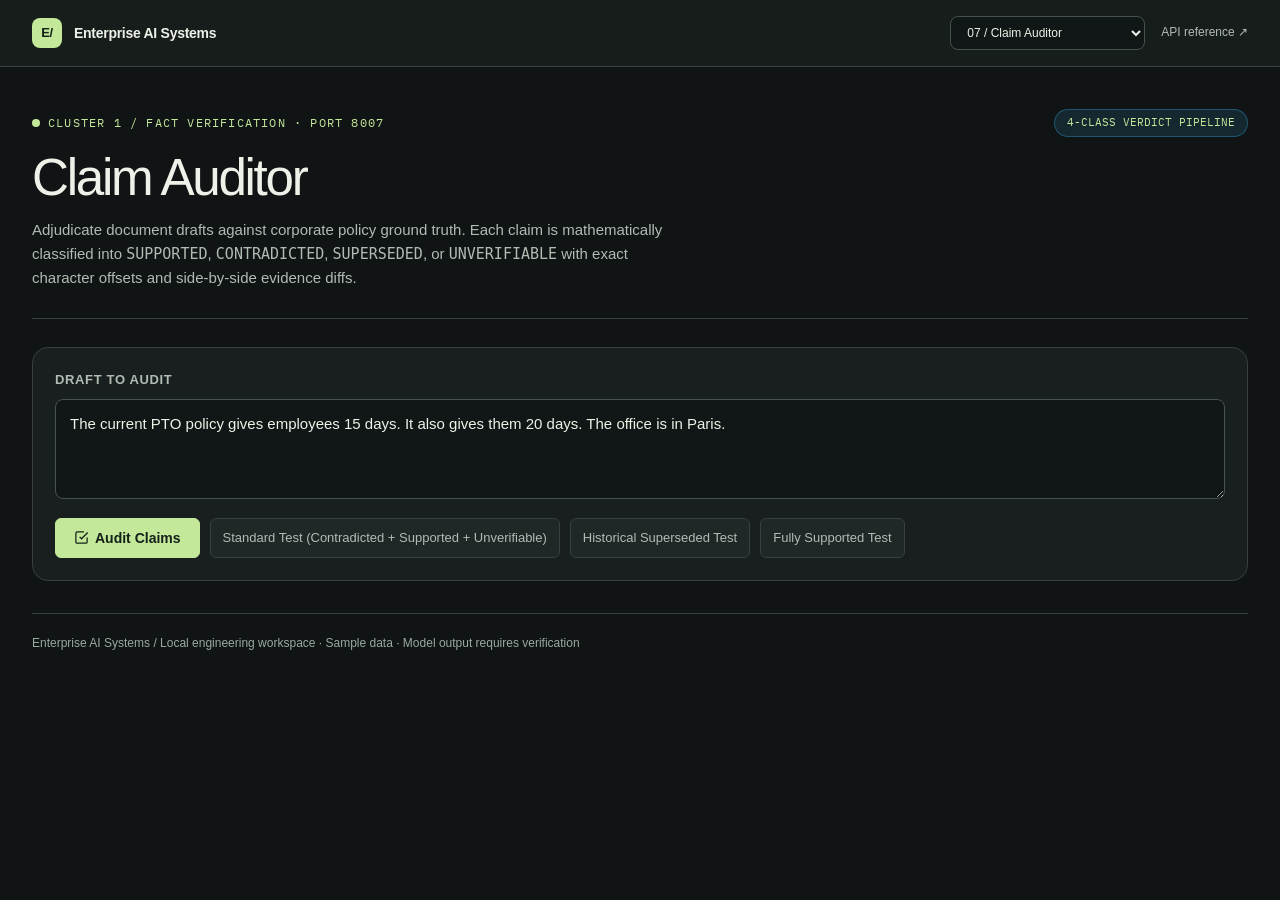
<file: 07-claim-auditor/static/index.html>
<!DOCTYPE html>
<html lang="en">
<head>
  <meta charset="utf-8">
  <meta name="viewport" content="width=device-width, initial-scale=1">
  <title>Claim Auditor · Multi-Class Evidence Adjudication</title>
  <link rel="preconnect" href="https://fonts.googleapis.com">
  <link rel="preconnect" href="https://fonts.gstatic.com" crossorigin>
  <link href="https://fonts.googleapis.com/css2?family=Fraunces:opsz,wght@9..144,560;9..144,650&family=IBM+Plex+Mono:wght@400;500;600&family=Plus+Jakarta+Sans:wght@400;500;600;700&display=swap" rel="stylesheet">
  <style>
    :root {
      --bg: #0c0e12;
      --card: #151821;
      --card-alt: #1c202c;
      --border: #262c3d;
      --border-focus: #3b82f6;
      --ink: #f1f5f9;
      --ink-muted: #94a3b8;
      --ink-subtle: #64748b;
      --accent: #38bdf8;
      --supported: #10b981;
      --supported-bg: rgba(16, 185, 129, 0.12);
      --supported-border: rgba(16, 185, 129, 0.35);
      --contradicted: #f43f5e;
      --contradicted-bg: rgba(244, 63, 94, 0.12);
      --contradicted-border: rgba(244, 63, 94, 0.35);
      --superseded: #f59e0b;
      --superseded-bg: rgba(245, 158, 11, 0.12);
      --superseded-border: rgba(245, 158, 11, 0.35);
      --unverifiable: #d97706;
      --unverifiable-bg: rgba(217, 119, 6, 0.12);
      --unverifiable-border: rgba(217, 119, 6, 0.35);
      --highlight: #fef08a;
      --highlight-ink: #1e1b4b;
    }
    * { box-sizing: border-box; }
    body {
      margin: 0;
      background: var(--bg);
      color: var(--ink);
      font-family: 'Plus Jakarta Sans', system-ui, -apple-system, sans-serif;
      font-size: 15px;
      line-height: 1.6;
      -webkit-font-smoothing: antialiased;
    }
    header, main {
      width: min(1200px, calc(100% - 40px));
      margin: 0 auto;
    }
    header {
      padding: 32px 0 20px;
      border-bottom: 1px solid var(--border);
      margin-bottom: 24px;
    }
    .header-top {
      display: flex;
      justify-content: space-between;
      align-items: center;
      flex-wrap: wrap;
      gap: 12px;
      margin-bottom: 10px;
    }
    .kicker {
      font-family: "IBM Plex Mono", monospace;
      font-size: 12px;
      letter-spacing: 0.1em;
      text-transform: uppercase;
      color: var(--accent);
      display: flex;
      align-items: center;
      gap: 8px;
    }
    .kicker::before {
      content: "";
      display: inline-block;
      width: 8px;
      height: 8px;
      background: var(--accent);
      border-radius: 50%;
    }
    .badge-pipeline {
      font-family: "IBM Plex Mono", monospace;
      font-size: 11px;
      padding: 4px 12px;
      border-radius: 9999px;
      background: rgba(56, 189, 248, 0.12);
      border: 1px solid rgba(56, 189, 248, 0.3);
      color: var(--accent);
    }
    h1 {
      font-family: Fraunces, Georgia, serif;
      font-weight: 650;
      font-size: clamp(32px, 4.5vw, 48px);
      line-height: 1.05;
      margin: 4px 0 10px;
      color: #ffffff;
      letter-spacing: -0.02em;
    }
    .lede {
      max-width: 78ch;
      color: var(--ink-muted);
      margin: 0;
      font-size: 15px;
    }
    .panel {
      background: var(--card);
      border: 1px solid var(--border);
      border-radius: 12px;
      padding: 22px;
      margin-bottom: 24px;
      box-shadow: 0 4px 20px rgba(0, 0, 0, 0.25);
    }
    label {
      display: block;
      font-size: 13px;
      font-weight: 600;
      text-transform: uppercase;
      letter-spacing: 0.05em;
      color: var(--ink-muted);
      margin-bottom: 8px;
    }
    textarea {
      width: 100%;
      min-height: 100px;
      resize: vertical;
      border: 1px solid var(--border);
      border-radius: 8px;
      background: #0d0f14;
      color: var(--ink);
      font-family: inherit;
      font-size: 15px;
      padding: 12px 14px;
      outline: none;
      transition: border-color 0.2s;
    }
    textarea:focus {
      border-color: var(--border-focus);
      box-shadow: 0 0 0 3px rgba(59, 130, 246, 0.2);
    }
    .row-actions {
      display: flex;
      flex-wrap: wrap;
      gap: 10px;
      margin-top: 12px;
    }
    button.btn-primary {
      background: #2563eb;
      color: #ffffff;
      font-family: inherit;
      font-size: 14px;
      font-weight: 600;
      border: 0;
      border-radius: 6px;
      padding: 9px 18px;
      cursor: pointer;
      display: inline-flex;
      align-items: center;
      gap: 6px;
      transition: background 0.2s;
    }
    button.btn-primary:hover:not(:disabled) {
      background: #1d4ed8;
    }
    button:disabled {
      opacity: 0.6;
      cursor: wait;
    }
    .sample-btn {
      background: var(--card-alt);
      border: 1px solid var(--border);
      color: var(--ink-muted);
      font-family: inherit;
      font-size: 13px;
      font-weight: 500;
      border-radius: 6px;
      padding: 8px 12px;
      cursor: pointer;
      transition: all 0.2s;
    }
    .sample-btn:hover {
      background: #232838;
      color: var(--ink);
      border-color: var(--ink-subtle);
    }
    .dashboard-metrics {
      display: flex;
      flex-wrap: wrap;
      gap: 14px;
      margin-bottom: 20px;
    }
    .metric-card {
      flex: 1;
      min-width: 140px;
      background: #0e1118;
      border: 1px solid var(--border);
      border-radius: 8px;
      padding: 12px 16px;
    }
    .metric-label {
      font-family: "IBM Plex Mono", monospace;
      font-size: 11px;
      text-transform: uppercase;
      color: var(--ink-subtle);
      margin-bottom: 4px;
    }
    .metric-val {
      font-size: 22px;
      font-weight: 700;
      color: #ffffff;
    }
    .metric-val.sup { color: var(--supported); }
    .metric-val.con { color: var(--contradicted); }
    .metric-val.supd { color: var(--superseded); }
    .metric-val.unv { color: var(--unverifiable); }

    .telemetry-row {
      font-family: "IBM Plex Mono", monospace;
      font-size: 12px;
      color: var(--ink-muted);
      margin-bottom: 16px;
      padding-bottom: 12px;
      border-bottom: 1px solid var(--border);
    }

    .findings-container {
      display: flex;
      flex-direction: column;
      gap: 18px;
    }
    .finding-card {
      background: #11141c;
      border: 1px solid var(--border);
      border-radius: 10px;
      overflow: hidden;
      transition: border-color 0.2s;
    }
    .finding-card.verdict-supported { border-left: 4px solid var(--supported); }
    .finding-card.verdict-contradicted { border-left: 4px solid var(--contradicted); }
    .finding-card.verdict-superseded { border-left: 4px solid var(--superseded); }
    .finding-card.verdict-unverifiable { border-left: 4px solid var(--unverifiable); }

    .finding-header {
      display: flex;
      justify-content: space-between;
      align-items: center;
      padding: 14px 18px;
      background: #151822;
      border-bottom: 1px solid var(--border);
      flex-wrap: wrap;
      gap: 10px;
    }
    .header-left {
      display: flex;
      align-items: center;
      gap: 10px;
    }
    .claim-num {
      font-family: "IBM Plex Mono", monospace;
      font-size: 12px;
      font-weight: 600;
      color: var(--ink-subtle);
    }
    .verdict-badge {
      font-family: "IBM Plex Mono", monospace;
      font-size: 11px;
      font-weight: 700;
      letter-spacing: 0.05em;
      text-transform: uppercase;
      padding: 4px 10px;
      border-radius: 6px;
    }
    .verdict-badge.supported {
      background: var(--supported-bg);
      border: 1px solid var(--supported-border);
      color: var(--supported);
    }
    .verdict-badge.contradicted {
      background: var(--contradicted-bg);
      border: 1px solid var(--contradicted-border);
      color: var(--contradicted);
    }
    .verdict-badge.superseded {
      background: var(--superseded-bg);
      border: 1px solid var(--superseded-border);
      color: var(--superseded);
    }
    .verdict-badge.unverifiable {
      background: var(--unverifiable-bg);
      border: 1px solid var(--unverifiable-border);
      color: var(--unverifiable);
    }

    .header-right {
      display: flex;
      align-items: center;
      gap: 8px;
      font-family: "IBM Plex Mono", monospace;
      font-size: 11px;
    }
    .conf-badge {
      background: #1e2433;
      color: #94a3b8;
      padding: 3px 8px;
      border-radius: 4px;
      border: 1px solid #2b3347;
    }
    .source-tag {
      background: #192231;
      color: var(--accent);
      padding: 3px 8px;
      border-radius: 4px;
      border: 1px solid rgba(56, 189, 248, 0.25);
    }

    .finding-body {
      padding: 18px;
    }
    .reason-text {
      font-size: 13px;
      color: #cbd5e1;
      margin-bottom: 16px;
      background: #0d0f14;
      padding: 10px 14px;
      border-radius: 6px;
      border: 1px solid #202636;
    }
    .diff-grid {
      display: grid;
      grid-template-columns: 1fr 1fr;
      gap: 16px;
    }
    .diff-column {
      background: #0b0d13;
      border: 1px solid #1f2535;
      border-radius: 8px;
      padding: 14px;
    }
    .diff-col-title {
      font-family: "IBM Plex Mono", monospace;
      font-size: 11px;
      text-transform: uppercase;
      letter-spacing: 0.08em;
      color: var(--ink-subtle);
      margin-bottom: 8px;
      display: flex;
      justify-content: space-between;
      align-items: center;
    }
    .diff-content {
      font-size: 14px;
      line-height: 1.6;
      color: #e2e8f0;
      white-space: pre-wrap;
      word-break: break-word;
    }
    mark.quote-highlight {
      background: var(--highlight);
      color: var(--highlight-ink);
      padding: 1px 4px;
      border-radius: 3px;
      font-weight: 600;
    }
    .unverifiable-msg {
      color: #f59e0b;
      font-style: italic;
      font-size: 13px;
    }
    .span-info {
      font-family: "IBM Plex Mono", monospace;
      font-size: 10px;
      color: var(--ink-subtle);
    }
    @media (max-width: 860px) {
      .diff-grid { grid-template-columns: 1fr; }
    }
  </style>
<link rel="stylesheet" href="/suite/workspace.css">
<script src="/suite/workspace.js" defer></script>
</head>
<body>
<a class="skip-link" href="#workspace">Skip to workspace</a>
  <header>
    <div class="header-top">
      <div class="kicker">Cluster 1 / Fact Verification · Port 8007</div>
      <div class="badge-pipeline">4-CLASS VERDICT PIPELINE</div>
    </div>
    <h1>Claim Auditor</h1>
    <p class="lede">Adjudicate document drafts against corporate policy ground truth. Each claim is mathematically classified into <code>SUPPORTED</code>, <code>CONTRADICTED</code>, <code>SUPERSEDED</code>, or <code>UNVERIFIABLE</code> with exact character offsets and side-by-side evidence diffs.</p>
  </header>

  <main id="workspace">
    <section class="panel">
      <form id="form">
        <label for="draft">Draft to Audit</label>
        <textarea id="draft">The current PTO policy gives employees 15 days. It also gives them 20 days. The office is in Paris.</textarea>
        <div class="row-actions">
          <button type="submit" class="btn-primary" id="submit">
            <svg width="15" height="15" viewBox="0 0 24 24" fill="none" stroke="currentColor" stroke-width="2"><path d="M9 11l3 3L22 4"/><path d="M21 12v7a2 2 0 0 1-2 2H5a2 2 0 0 1-2-2V5a2 2 0 0 1 2-2h11"/></svg>
            Audit Claims
          </button>
          <button type="button" class="sample-btn" data-draft="The current PTO policy gives employees 15 days. It also gives them 20 days. The office is in Paris.">Standard Test (Contradicted + Supported + Unverifiable)</button>
          <button type="button" class="sample-btn" data-draft="Under the 2024 policy, employees accrued 15 days of paid time off per calendar year.">Historical Superseded Test</button>
          <button type="button" class="sample-btn" data-draft="Full-time employees receive 20 days of paid time off per calendar year under the current policy.">Fully Supported Test</button>
        </div>
      </form>
    </section>

    <section id="results-panel" style="display: none;">
      <div class="dashboard-metrics">
        <div class="metric-card">
          <div class="metric-label">Total Claims</div>
          <div class="metric-val" id="metric-total">0</div>
        </div>
        <div class="metric-card">
          <div class="metric-label">Supported</div>
          <div class="metric-val sup" id="metric-sup">0</div>
        </div>
        <div class="metric-card">
          <div class="metric-label">Contradicted</div>
          <div class="metric-val con" id="metric-con">0</div>
        </div>
        <div class="metric-card">
          <div class="metric-label">Superseded</div>
          <div class="metric-val supd" id="metric-supd">0</div>
        </div>
        <div class="metric-card">
          <div class="metric-label">Unverifiable</div>
          <div class="metric-val unv" id="metric-unv">0</div>
        </div>
      </div>

      <div class="telemetry-row" id="telemetry"></div>

      <div class="findings-container" id="findings"></div>
    </section>
  </main>

  <script>
    const form = document.querySelector("#form");
    const draft = document.querySelector("#draft");
    const submit = document.querySelector("#submit");
    const resultsPanel = document.querySelector("#results-panel");
    const telemetry = document.querySelector("#telemetry");
    const findingsContainer = document.querySelector("#findings");

    const metricTotal = document.querySelector("#metric-total");
    const metricSup = document.querySelector("#metric-sup");
    const metricCon = document.querySelector("#metric-con");
    const metricSupd = document.querySelector("#metric-supd");
    const metricUnv = document.querySelector("#metric-unv");

    document.querySelectorAll(".sample-btn").forEach(btn => {
      btn.addEventListener("click", () => {
        draft.value = btn.dataset.draft;
        draft.focus();
      });
    });

    function escapeHtml(str) {
      if (!str) return "";
      return str.replace(/&/g, "&amp;").replace(/</g, "&lt;").replace(/>/g, "&gt;");
    }

    function highlightSpan(fullText, startChar, endChar) {
      if (!fullText) return "";
      if (startChar >= 0 && endChar > startChar && endChar <= fullText.length) {
        const before = escapeHtml(fullText.slice(0, startChar));
        const highlighted = escapeHtml(fullText.slice(startChar, endChar));
        const after = escapeHtml(fullText.slice(endChar));
        return before + '<mark class="quote-highlight">' + highlighted + '</mark>' + after;
      }
      return escapeHtml(fullText);
    }

    form.addEventListener("submit", async (e) => {
      e.preventDefault();
      submit.disabled = true;
      telemetry.textContent = "Auditing draft through multi-class verdict pipeline…";
      findingsContainer.replaceChildren();
      resultsPanel.style.display = "block";

      try {
        const res = await fetch("/audit", {
          method: "POST",
          headers: { "Content-Type": "application/json" },
          body: JSON.stringify({ draft: draft.value })
        });
        const data = await res.json();
        if (!res.ok) throw new Error(typeof data.detail === "string" ? data.detail : "Request failed. Check your input and configuration.");
        if (!res.ok) {
          telemetry.textContent = data.detail || "Audit execution failed.";
          return;
        }

        telemetry.textContent = `${data.model} · Latency: ${data.latency_ms} ms · Tokens: ${data.prompt_tokens} in / ${data.output_tokens} out`;

        const findings = data.findings || [];
        const sources = data.sources || {};

        let cSup = 0, cCon = 0, cSupd = 0, cUnv = 0;

        findings.forEach(f => {
          const v = (f.verdict || "").toLowerCase();
          if (v === "supported") cSup++;
          else if (v === "contradicted") cCon++;
          else if (v === "superseded") cSupd++;
          else cUnv++;
        });

        metricTotal.textContent = findings.length;
        metricSup.textContent = cSup;
        metricCon.textContent = cCon;
        metricSupd.textContent = cSupd;
        metricUnv.textContent = cUnv;

        findingsContainer.replaceChildren();

        findings.forEach((finding, idx) => {
          const vLower = (finding.verdict || "").toLowerCase();
          const card = document.createElement("div");
          card.className = `finding-card verdict-${vLower}`;

          // Header
          const header = document.createElement("div");
          header.className = "finding-header";

          const headerLeft = document.createElement("div");
          headerLeft.className = "header-left";
          headerLeft.innerHTML = `
            <span class="claim-num">CLAIM ${(idx + 1).toString().padStart(2, '0')}</span>
            <span class="verdict-badge ${vLower}">${escapeHtml(finding.verdict.toUpperCase())}</span>
          `;

          const headerRight = document.createElement("div");
          headerRight.className = "header-right";
          const confPercent = Math.round((finding.confidence || 0) * 100);
          headerRight.innerHTML = `
            <span class="conf-badge">${confPercent}% Confidence</span>
            ${finding.source ? `<span class="source-tag">${escapeHtml(finding.source)}</span>` : ""}
          `;

          header.append(headerLeft, headerRight);

          // Body
          const body = document.createElement("div");
          body.className = "finding-body";

          const reason = document.createElement("div");
          reason.className = "reason-text";
          reason.textContent = finding.reason;

          // Side-by-side Diff
          const diffGrid = document.createElement("div");
          diffGrid.className = "diff-grid";

          // Left column: Draft claim
          const leftCol = document.createElement("div");
          leftCol.className = "diff-column";
          leftCol.innerHTML = `
            <div class="diff-col-title">
              <span>Submitted Claim</span>
            </div>
            <div class="diff-content">${escapeHtml(finding.text)}</div>
          `;

          // Right column: Source Evidence
          const rightCol = document.createElement("div");
          rightCol.className = "diff-column";

          const sourceObj = sources[finding.source];
          let evidenceHtml = "";
          let spanInfo = "";

          if (vLower === "unverifiable" || !finding.source || !sourceObj) {
            evidenceHtml = `<div class="unverifiable-msg">No verbatim quote found in knowledge base sources to support this claim.</div>`;
          } else {
            spanInfo = `<span class="span-info">Span: [${finding.start_char}:${finding.end_char}]</span>`;
            evidenceHtml = `<div class="diff-content">${highlightSpan(sourceObj.text, finding.start_char, finding.end_char)}</div>`;
          }

          rightCol.innerHTML = `
            <div class="diff-col-title">
              <span>Source Evidence ${finding.source ? `(${escapeHtml(finding.source)})` : ""}</span>
              ${spanInfo}
            </div>
            ${evidenceHtml}
          `;

          diffGrid.append(leftCol, rightCol);
          body.append(reason, diffGrid);

          card.append(header, body);
          findingsContainer.append(card);
        });

      } catch (err) {
        telemetry.textContent = `Error: ${err.message}`;
      } finally {
        submit.disabled = false;
      }
    });
  </script>
</body>
</html>
</file>
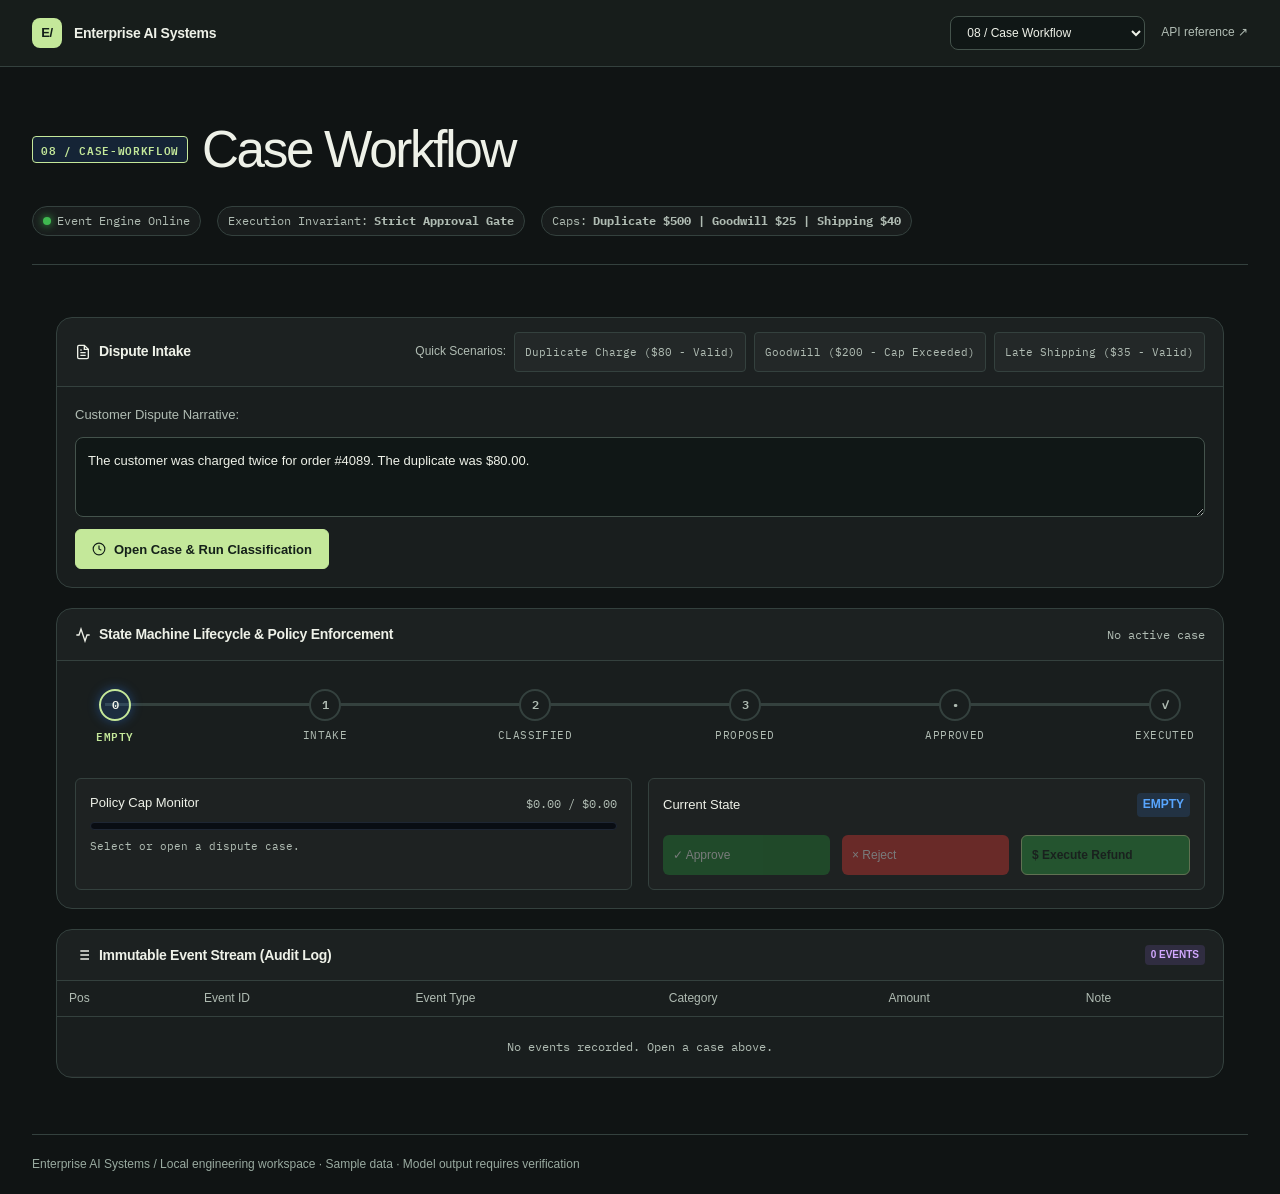
<file: 08-case-workflow/static/index.html>
<!DOCTYPE html>
<html lang="en">
<head>
  <meta charset="utf-8">
  <meta name="viewport" content="width=device-width, initial-scale=1">
  <title>Event-Sourced Dispute State Machine</title>
  <link rel="preconnect" href="https://fonts.googleapis.com">
  <link rel="preconnect" href="https://fonts.gstatic.com" crossorigin>
  <link href="https://fonts.googleapis.com/css2?family=IBM+Plex+Mono:wght@400;500;600&family=Inter:wght@400;500;600;700&display=swap" rel="stylesheet">
  <style>
    :root {
      --bg: #0c1017;
      --card-bg: #151b23;
      --card-border: #21262d;
      --card-hover: #1c2128;
      --text-main: #f0f6fc;
      --text-muted: #8b949e;
      --accent: #2f81f7;
      --accent-hover: #388bfd;
      --success-bg: rgba(46, 160, 67, 0.15);
      --success-border: #2ea043;
      --success-text: #3fb950;
      --warn-bg: rgba(210, 153, 34, 0.15);
      --warn-border: #d29922;
      --warn-text: #e3b341;
      --danger-bg: rgba(248, 81, 73, 0.15);
      --danger-border: #f85149;
      --danger-text: #ff7b72;
      --purple-bg: rgba(163, 113, 247, 0.15);
      --purple-border: #a371f7;
      --purple-text: #d2a8ff;
      --mono-font: "IBM Plex Mono", monospace;
      --sans-font: "Inter", sans-serif;
    }
    * { box-sizing: border-box; margin: 0; padding: 0; }
    body {
      background: var(--bg);
      color: var(--text-main);
      font-family: var(--sans-font);
      min-height: 100vh;
      display: flex;
      flex-direction: column;
    }
    header {
      background: var(--card-bg);
      border-bottom: 1px solid var(--card-border);
      padding: 16px 32px;
      display: flex;
      align-items: center;
      justify-content: space-between;
      flex-wrap: wrap;
      gap: 16px;
    }
    .brand-wrap { display: flex; align-items: center; gap: 14px; }
    .badge-lead {
      background: rgba(47, 129, 247, 0.15);
      border: 1px solid var(--accent);
      color: var(--accent);
      font-family: var(--mono-font);
      font-size: 11px;
      font-weight: 600;
      padding: 4px 8px;
      border-radius: 4px;
      text-transform: uppercase;
      letter-spacing: 0.06em;
    }
    h1 { font-size: 18px; font-weight: 600; letter-spacing: -0.01em; }
    .header-meta {
      display: flex;
      align-items: center;
      gap: 16px;
      font-family: var(--mono-font);
      font-size: 12px;
      color: var(--text-muted);
    }
    .meta-chip {
      display: inline-flex;
      align-items: center;
      gap: 6px;
      padding: 4px 10px;
      border-radius: 20px;
      background: rgba(255,255,255,0.04);
      border: 1px solid var(--card-border);
    }
    .pulse-dot {
      width: 8px; height: 8px; border-radius: 50%; background: var(--success-text);
      box-shadow: 0 0 8px var(--success-text);
    }
    main {
      flex: 1;
      width: 100%;
      max-width: 1400px;
      margin: 0 auto;
      padding: 24px;
      display: flex;
      flex-direction: column;
      gap: 20px;
    }
    .panel {
      background: var(--card-bg);
      border: 1px solid var(--card-border);
      border-radius: 8px;
      display: flex;
      flex-direction: column;
      overflow: hidden;
    }
    .panel-header {
      padding: 14px 18px;
      border-bottom: 1px solid var(--card-border);
      display: flex;
      align-items: center;
      justify-content: space-between;
      background: rgba(255, 255, 255, 0.01);
    }
    .panel-title { font-size: 14px; font-weight: 600; display: flex; align-items: center; gap: 8px; }
    .panel-body { padding: 18px; flex: 1; display: flex; flex-direction: column; gap: 16px; }

    /* Buttons & Inputs */
    .btn {
      background: var(--accent);
      color: #fff;
      border: none;
      border-radius: 6px;
      padding: 8px 16px;
      font-size: 13px;
      font-weight: 500;
      cursor: pointer;
      display: inline-flex;
      align-items: center;
      gap: 8px;
      transition: background 0.15s, opacity 0.15s;
    }
    .btn:hover { background: var(--accent-hover); }
    .btn:disabled { opacity: 0.4; cursor: not-allowed; }
    .btn-secondary { background: #21262d; color: var(--text-main); border: 1px solid var(--card-border); }
    .btn-secondary:hover { background: #30363d; }
    .btn-success { background: #238636; color: #fff; }
    .btn-success:hover { background: #2ea043; }
    .btn-danger { background: #da3633; color: #fff; }
    .btn-danger:hover { background: #f85149; }
    .btn-sm { padding: 4px 10px; font-size: 12px; }

    textarea {
      background: var(--bg);
      border: 1px solid var(--card-border);
      color: var(--text-main);
      font-family: var(--sans-font);
      font-size: 13px;
      padding: 12px;
      border-radius: 6px;
      outline: none;
      width: 100%;
      min-height: 80px;
    }
    textarea:focus { border-color: var(--accent); }

    .chip-btn {
      background: rgba(255,255,255,0.03);
      border: 1px solid var(--card-border);
      color: var(--text-muted);
      border-radius: 4px;
      padding: 5px 10px;
      font-family: var(--mono-font);
      font-size: 11px;
      cursor: pointer;
      transition: all 0.15s;
    }
    .chip-btn:hover { border-color: var(--accent); color: var(--text-main); }

    /* State Machine Stepper */
    .stepper-wrap {
      display: flex;
      align-items: center;
      justify-content: space-between;
      position: relative;
      padding: 10px 0;
      margin-bottom: 8px;
    }
    .stepper-line {
      position: absolute;
      top: 24px;
      left: 30px;
      right: 30px;
      height: 3px;
      background: var(--card-border);
      z-index: 1;
    }
    .stepper-line-fill {
      position: absolute;
      top: 24px;
      left: 30px;
      height: 3px;
      background: var(--accent);
      z-index: 2;
      transition: width 0.3s ease;
      width: 0%;
    }
    .step-node {
      position: relative;
      z-index: 3;
      display: flex;
      flex-direction: column;
      align-items: center;
      gap: 6px;
      width: 80px;
    }
    .node-circle {
      width: 32px;
      height: 32px;
      border-radius: 50%;
      background: var(--card-bg);
      border: 2px solid var(--card-border);
      display: flex;
      align-items: center;
      justify-content: center;
      font-family: var(--mono-font);
      font-size: 12px;
      font-weight: 600;
      color: var(--text-muted);
      transition: all 0.2s;
    }
    .step-node.active .node-circle {
      border-color: var(--accent);
      color: var(--text-main);
      background: rgba(47, 129, 247, 0.15);
      box-shadow: 0 0 12px rgba(47, 129, 247, 0.4);
    }
    .step-node.completed .node-circle {
      border-color: var(--success-border);
      background: var(--success-bg);
      color: var(--success-text);
    }
    .step-node.rejected .node-circle {
      border-color: var(--danger-border);
      background: var(--danger-bg);
      color: var(--danger-text);
    }
    .node-label {
      font-family: var(--mono-font);
      font-size: 11px;
      text-transform: uppercase;
      color: var(--text-muted);
      letter-spacing: 0.04em;
    }
    .step-node.active .node-label { color: var(--accent); font-weight: 600; }
    .step-node.completed .node-label { color: var(--success-text); }
    .step-node.rejected .node-label { color: var(--danger-text); }

    /* Cap Indicator */
    .cap-box {
      border: 1px solid var(--card-border);
      border-radius: 6px;
      padding: 14px;
      background: rgba(255, 255, 255, 0.02);
      display: flex;
      flex-direction: column;
      gap: 8px;
    }
    .cap-bar-track {
      width: 100%;
      height: 8px;
      background: #090d13;
      border-radius: 4px;
      overflow: hidden;
      border: 1px solid #1e2633;
    }
    .cap-bar-fill {
      height: 100%;
      background: var(--success-text);
      transition: width 0.3s ease, background-color 0.3s ease;
      width: 0%;
    }
    .cap-bar-fill.exceeded { background: var(--danger-text); }

    /* Event History Table */
    .event-table {
      width: 100%;
      border-collapse: collapse;
      font-size: 12px;
    }
    .event-table th {
      text-align: left;
      padding: 8px 12px;
      color: var(--text-muted);
      font-weight: 500;
      border-bottom: 1px solid var(--card-border);
    }
    .event-table td {
      padding: 10px 12px;
      border-bottom: 1px solid rgba(255,255,255,0.03);
      font-family: var(--mono-font);
    }
    .event-badge {
      display: inline-block;
      padding: 2px 6px;
      border-radius: 4px;
      font-size: 10px;
      font-weight: 600;
      text-transform: uppercase;
    }
    .badge-open { background: rgba(56, 139, 253, 0.15); color: #58a6ff; }
    .badge-classify { background: rgba(163, 113, 247, 0.15); color: #d2a8ff; }
    .badge-propose { background: var(--warn-bg); color: var(--warn-text); }
    .badge-approve { background: var(--success-bg); color: var(--success-text); }
    .badge-reject { background: var(--danger-bg); color: var(--danger-text); }
    .badge-execute { background: rgba(35, 134, 54, 0.2); color: #3fb950; border: 1px solid #2ea043; }

    .error-banner {
      background: var(--danger-bg);
      border: 1px solid var(--danger-border);
      color: var(--danger-text);
      padding: 10px 14px;
      border-radius: 6px;
      font-family: var(--mono-font);
      font-size: 12px;
      display: none;
    }
  </style>
<link rel="stylesheet" href="/suite/workspace.css">
<script src="/suite/workspace.js" defer></script>
</head>
<body>
<a class="skip-link" href="#workspace">Skip to workspace</a>
  <header>
    <div class="brand-wrap">
      <span class="badge-lead">08 / CASE-WORKFLOW</span>
      <h1>Case Workflow</h1>
    </div>
    <div class="header-meta">
      <div class="meta-chip"><span class="pulse-dot"></span> Event Engine Online</div>
      <div class="meta-chip">Execution Invariant: <strong>Strict Approval Gate</strong></div>
      <div class="meta-chip">Caps: <strong>Duplicate $500 | Goodwill $25 | Shipping $40</strong></div>
    </div>
  </header>

  <main id="workspace">
    <!-- TOP SECTION: CASE INTAKE FORM -->
    <section class="panel">
      <div class="panel-header">
        <span class="panel-title">
          <svg width="16" height="16" viewBox="0 0 24 24" fill="none" stroke="currentColor" stroke-width="2"><path d="M14 2H6a2 2 0 0 0-2 2v16a2 2 0 0 0 2 2h12a2 2 0 0 0 2-2V8z"></path><polyline points="14 2 14 8 20 8"></polyline><line x1="16" y1="13" x2="8" y2="13"></line><line x1="16" y1="17" x2="8" y2="17"></line><polyline points="10 9 9 9 8 9"></polyline></svg>
          Dispute Intake
        </span>
        <div style="display: flex; gap: 8px; align-items: center;">
          <span style="font-size: 12px; color: var(--text-muted);">Quick Scenarios:</span>
          <button class="chip-btn" type="button" onclick="setScenario('duplicate')">Duplicate Charge ($80 - Valid)</button>
          <button class="chip-btn" type="button" onclick="setScenario('goodwill_over')">Goodwill ($200 - Cap Exceeded)</button>
          <button class="chip-btn" type="button" onclick="setScenario('shipping')">Late Shipping ($35 - Valid)</button>
        </div>
      </div>
      <div class="panel-body">
        <form id="openForm" style="display: flex; flex-direction: column; gap: 12px;">
          <label for="narrativeInput" style="font-size: 13px; font-weight: 500; color: var(--text-muted);">Customer Dispute Narrative:</label>
          <textarea id="narrativeInput">The customer was charged twice for order #4089. The duplicate was $80.00.</textarea>
          <div>
            <button id="openBtn" class="btn" type="submit">
              <svg width="14" height="14" viewBox="0 0 24 24" fill="none" stroke="currentColor" stroke-width="2"><circle cx="12" cy="12" r="10"></circle><polyline points="12 6 12 12 16 14"></polyline></svg>
              Open Case & Run Classification
            </button>
          </div>
        </form>
        <div id="errorBanner" class="error-banner"></div>
      </div>
    </section>

    <!-- MIDDLE SECTION: STATE MACHINE PROGRESS & CAP GAUGE -->
    <section class="panel">
      <div class="panel-header">
        <span class="panel-title">
          <svg width="16" height="16" viewBox="0 0 24 24" fill="none" stroke="currentColor" stroke-width="2"><polyline points="22 12 18 12 15 21 9 3 6 12 2 12"></polyline></svg>
          State Machine Lifecycle & Policy Enforcement
        </span>
        <span id="caseIdDisplay" style="font-family: var(--mono-font); font-size: 12px; color: var(--text-muted);">No active case</span>
      </div>
      <div class="panel-body">
        <!-- Visual State Machine Stepper -->
        <div class="stepper-wrap">
          <div class="stepper-line"></div>
          <div id="stepperLineFill" class="stepper-line-fill"></div>

          <div id="step-empty" class="step-node active">
            <div class="node-circle">0</div>
            <div class="node-label">Empty</div>
          </div>
          <div id="step-intake" class="step-node">
            <div class="node-circle">1</div>
            <div class="node-label">Intake</div>
          </div>
          <div id="step-classified" class="step-node">
            <div class="node-circle">2</div>
            <div class="node-label">Classified</div>
          </div>
          <div id="step-proposed" class="step-node">
            <div class="node-circle">3</div>
            <div class="node-label">Proposed</div>
          </div>
          <div id="step-decision" class="step-node">
            <div class="node-circle">&bull;</div>
            <div id="decisionNodeLabel" class="node-label">Approved</div>
          </div>
          <div id="step-executed" class="step-node">
            <div class="node-circle">&check;</div>
            <div class="node-label">Executed</div>
          </div>
        </div>

        <!-- Cap Indicator & Case Metrics -->
        <div style="display: grid; grid-template-columns: 1fr 1fr; gap: 16px;">
          <div class="cap-box">
            <div style="display: flex; justify-content: space-between; align-items: center; font-size: 13px;">
              <span style="font-weight: 500;">Policy Cap Monitor</span>
              <span id="capRatioText" style="font-family: var(--mono-font); font-size: 12px; color: var(--text-muted);">$0.00 / $0.00</span>
            </div>
            <div class="cap-bar-track">
              <div id="capBarFill" class="cap-bar-fill"></div>
            </div>
            <div id="capNoteText" style="font-size: 11px; color: var(--text-muted); font-family: var(--mono-font);">
              Select or open a dispute case.
            </div>
          </div>

          <div class="cap-box" style="justify-content: center;">
            <div style="display: flex; justify-content: space-between; align-items: center; font-size: 13px;">
              <span style="font-weight: 500;">Current State</span>
              <span id="stateBadge" class="event-badge badge-open" style="font-size: 12px;">EMPTY</span>
            </div>
            <div style="display: flex; gap: 12px; margin-top: 10px;">
              <button id="approveBtn" class="btn btn-success btn-sm" type="button" style="flex: 1;" disabled>
                &check; Approve
              </button>
              <button id="rejectBtn" class="btn btn-danger btn-sm" type="button" style="flex: 1;" disabled>
                &times; Reject
              </button>
              <button id="executeBtn" class="btn btn-sm" type="button" style="flex: 1; background: #2ea043;" disabled>
                &dollar; Execute Refund
              </button>
            </div>
          </div>
        </div>
      </div>
    </section>

    <!-- BOTTOM SECTION: IMMUTABLE EVENT STREAM AUDIT -->
    <section class="panel">
      <div class="panel-header">
        <span class="panel-title">
          <svg width="16" height="16" viewBox="0 0 24 24" fill="none" stroke="currentColor" stroke-width="2"><line x1="8" y1="6" x2="21" y2="6"></line><line x1="8" y1="12" x2="21" y2="12"></line><line x1="8" y1="18" x2="21" y2="18"></line><line x1="3" y1="6" x2="3.01" y2="6"></line><line x1="3" y1="12" x2="3.01" y2="12"></line><line x1="3" y1="18" x2="3.01" y2="18"></line></svg>
          Immutable Event Stream (Audit Log)
        </span>
        <span id="eventCountBadge" class="event-badge badge-classify">0 Events</span>
      </div>
      <div style="overflow-x: auto;">
        <table class="event-table">
          <thead>
            <tr>
              <th>Pos</th>
              <th>Event ID</th>
              <th>Event Type</th>
              <th>Category</th>
              <th>Amount</th>
              <th>Note</th>
            </tr>
          </thead>
          <tbody id="eventStreamBody">
            <tr><td colspan="6" style="text-align: center; color: var(--text-muted); padding: 20px;">No events recorded. Open a case above.</td></tr>
          </tbody>
        </table>
      </div>
    </section>
  </main>

  <script>
    let currentCaseId = "";
    const openForm = document.getElementById("openForm");
    const narrativeInput = document.getElementById("narrativeInput");
    const openBtn = document.getElementById("openBtn");
    const errorBanner = document.getElementById("errorBanner");
    const caseIdDisplay = document.getElementById("caseIdDisplay");
    const stepperLineFill = document.getElementById("stepperLineFill");
    const capRatioText = document.getElementById("capRatioText");
    const capBarFill = document.getElementById("capBarFill");
    const capNoteText = document.getElementById("capNoteText");
    const stateBadge = document.getElementById("stateBadge");
    const approveBtn = document.getElementById("approveBtn");
    const rejectBtn = document.getElementById("rejectBtn");
    const executeBtn = document.getElementById("executeBtn");
    const eventStreamBody = document.getElementById("eventStreamBody");
    const eventCountBadge = document.getElementById("eventCountBadge");
    const decisionNodeLabel = document.getElementById("decisionNodeLabel");

    const steps = ["empty", "intake", "classified", "proposed", "decision", "executed"];

    function setScenario(type) {
      if (type === "duplicate") {
        narrativeInput.value = "The customer was charged twice for order #4089. The duplicate was $80.00.";
      } else if (type === "goodwill_over") {
        narrativeInput.value = "Please offer a goodwill refund of $200.00 for the prolonged shipment delay.";
      } else if (type === "shipping") {
        narrativeInput.value = "Package was delivered 5 days late. Refund the $35.00 express shipping fee.";
      }
    }

    function updateStepper(status) {
      // Clear previous classes
      steps.forEach(s => {
        const el = document.getElementById(`step-${s}`);
        if (el) {
          el.className = "step-node";
        }
      });

      const fill = stepperLineFill;
      if (status === "empty") {
        document.getElementById("step-empty").classList.add("active");
        fill.style.width = "0%";
      } else if (status === "intake") {
        document.getElementById("step-empty").classList.add("completed");
        document.getElementById("step-intake").classList.add("active");
        fill.style.width = "20%";
      } else if (status === "classified") {
        document.getElementById("step-empty").classList.add("completed");
        document.getElementById("step-intake").classList.add("completed");
        document.getElementById("step-classified").classList.add("active");
        fill.style.width = "40%";
      } else if (status === "proposed") {
        document.getElementById("step-empty").classList.add("completed");
        document.getElementById("step-intake").classList.add("completed");
        document.getElementById("step-classified").classList.add("completed");
        document.getElementById("step-proposed").classList.add("active");
        fill.style.width = "60%";
      } else if (status === "approved") {
        document.getElementById("step-empty").classList.add("completed");
        document.getElementById("step-intake").classList.add("completed");
        document.getElementById("step-classified").classList.add("completed");
        document.getElementById("step-proposed").classList.add("completed");
        const decNode = document.getElementById("step-decision");
        decNode.classList.add("completed");
        decisionNodeLabel.textContent = "Approved";
        fill.style.width = "80%";
      } else if (status === "rejected") {
        document.getElementById("step-empty").classList.add("completed");
        document.getElementById("step-intake").classList.add("completed");
        document.getElementById("step-classified").classList.add("completed");
        document.getElementById("step-proposed").classList.add("completed");
        const decNode = document.getElementById("step-decision");
        decNode.classList.add("rejected");
        decisionNodeLabel.textContent = "Rejected";
        fill.style.width = "80%";
      } else if (status === "executed") {
        document.getElementById("step-empty").classList.add("completed");
        document.getElementById("step-intake").classList.add("completed");
        document.getElementById("step-classified").classList.add("completed");
        document.getElementById("step-proposed").classList.add("completed");
        document.getElementById("step-decision").classList.add("completed");
        document.getElementById("step-executed").classList.add("completed");
        fill.style.width = "100%";
      }
    }

    function renderCase(data) {
      currentCaseId = data.case_id || currentCaseId;
      caseIdDisplay.textContent = `Case: ${currentCaseId}`;

      // Update State Badge
      stateBadge.textContent = (data.status || "empty").toUpperCase();
      stateBadge.className = `event-badge badge-${data.status || 'open'}`;

      // Update Stepper
      updateStepper(data.status || "empty");

      // Cap indicator
      const cap = data.cap || (data.caps && data.reason ? data.caps[data.reason] : null);
      const amount = data.amount != null ? data.amount : 0;
      if (cap != null) {
        capRatioText.textContent = `$${amount.toFixed(2)} / $${cap.toFixed(2)} limit`;
        const pct = Math.min(100, Math.round((amount / cap) * 100));
        capBarFill.style.width = `${pct}%`;
        if (amount > cap) {
          capBarFill.classList.add("exceeded");
          capNoteText.textContent = `ALERT: Proposed amount $${amount.toFixed(2)} exceeds allowable ${data.reason} cap of $${cap.toFixed(2)}!`;
          capNoteText.style.color = "var(--danger-text)";
        } else {
          capBarFill.classList.remove("exceeded");
          capNoteText.textContent = `Category: ${data.reason} (Cap: $${cap.toFixed(2)}). Amount is within policy limit.`;
          capNoteText.style.color = "var(--text-muted)";
        }
      } else {
        capRatioText.textContent = amount > 0 ? `$${amount.toFixed(2)} (No cap set)` : "$0.00 / $0.00";
        capBarFill.style.width = "0%";
        capNoteText.textContent = data.reason ? `Category: ${data.reason}` : "Category not yet classified.";
        capNoteText.style.color = "var(--text-muted)";
      }

      // Action buttons
      approveBtn.disabled = data.status !== "proposed";
      rejectBtn.disabled = data.status !== "proposed";
      executeBtn.disabled = data.status !== "approved";

      // Error banner
      if (data.error) {
        errorBanner.style.display = "block";
        errorBanner.textContent = "Policy / Invariant Error: " + data.error;
      } else {
        errorBanner.style.display = "none";
      }

      // Event stream
      renderEvents(data.events || []);
    }

    function renderEvents(events) {
      eventStreamBody.replaceChildren();
      eventCountBadge.textContent = `${events.length} Events`;
      if (!events.length) {
        eventStreamBody.innerHTML = `<tr><td colspan="6" style="text-align: center; color: var(--text-muted); padding: 20px;">No events recorded.</td></tr>`;
        return;
      }
      events.forEach((ev, idx) => {
        const tr = document.createElement("tr");
        const badgeClass = `badge-${ev.event_type}`;
        tr.innerHTML = `
          <td>#${ev.position || idx + 1}</td>
          <td style="color: var(--text-muted);">${ev.event_id}</td>
          <td><span class="event-badge ${badgeClass}">${ev.event_type}</span></td>
          <td>${ev.reason || "-"}</td>
          <td>${ev.amount > 0 ? '$' + ev.amount.toFixed(2) : '-'}</td>
          <td style="max-width: 300px; white-space: nowrap; overflow: hidden; text-overflow: ellipsis;">${ev.note || "-"}</td>
        `;
        eventStreamBody.appendChild(tr);
      });
    }

    openForm.addEventListener("submit", async (e) => {
      e.preventDefault();
      const narrative = narrativeInput.value.trim();
      if (!narrative) return;

      openBtn.disabled = true;
      openBtn.textContent = "Opening & Classifying…";
      errorBanner.style.display = "none";

      try {
        const res = await fetch("/cases", {
          method: "POST",
          headers: { "Content-Type": "application/json" },
          body: JSON.stringify({ narrative })
        });
        const data = await res.json();
        if (!res.ok) throw new Error(typeof data.detail === "string" ? data.detail : "Request failed. Check your input and configuration.");
        if (!res.ok) {
          errorBanner.style.display = "block";
          errorBanner.textContent = data.detail || "Failed to open case.";
          return;
        }
        renderCase(data);
      } catch (err) {
        errorBanner.style.display = "block";
        errorBanner.textContent = "Network error: " + err.message;
      } finally {
        openBtn.disabled = false;
        openBtn.innerHTML = `
          <svg width="14" height="14" viewBox="0 0 24 24" fill="none" stroke="currentColor" stroke-width="2"><circle cx="12" cy="12" r="10"></circle><polyline points="12 6 12 12 16 14"></polyline></svg>
          Open Case & Run Classification
        `;
      }
    });

    async function sendTransition(path, body = {}) {
      if (!currentCaseId) return;
      try {
        const res = await fetch(`/cases/${currentCaseId}${path}`, {
          method: "POST",
          headers: { "Content-Type": "application/json" },
          body: JSON.stringify(body)
        });
        const data = await res.json();
        if (!res.ok) throw new Error(typeof data.detail === "string" ? data.detail : "Request failed. Check your input and configuration.");
        if (!res.ok) {
          errorBanner.style.display = "block";
          errorBanner.textContent = "Transition Error: " + (data.detail || "Refused by state machine");
          return;
        }
        renderCase(data);
      } catch (err) {
        errorBanner.style.display = "block";
        errorBanner.textContent = "Network error: " + err.message;
      }
    }

    approveBtn.addEventListener("click", () => sendTransition("/decision", { decision: "approve" }));
    rejectBtn.addEventListener("click", () => sendTransition("/decision", { decision: "reject" }));
    executeBtn.addEventListener("click", () => sendTransition("/execute"));
  </script>
</body>
</html>
</file>
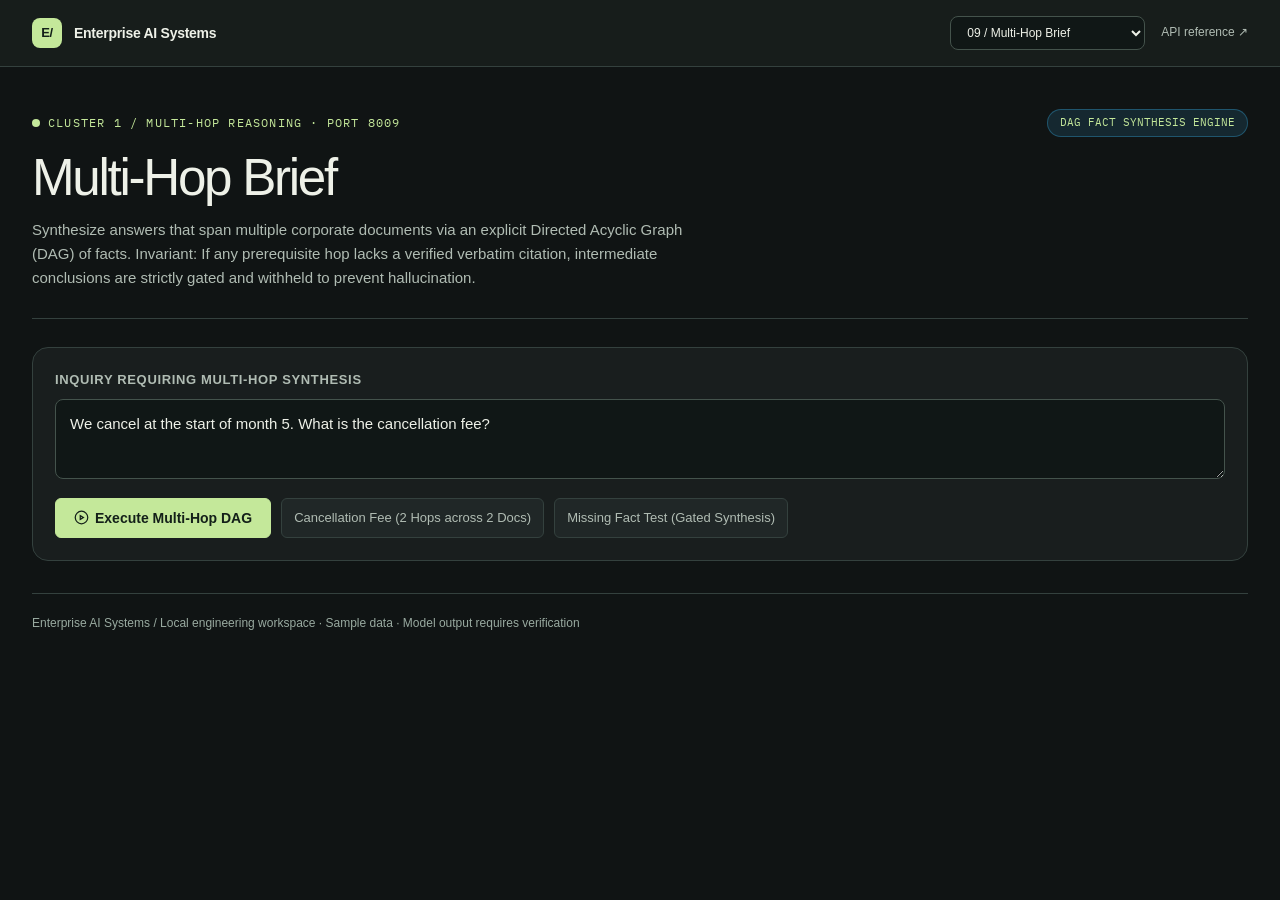
<file: 09-multi-hop-brief/static/index.html>
<!DOCTYPE html>
<html lang="en">
<head>
  <meta charset="utf-8">
  <meta name="viewport" content="width=device-width, initial-scale=1">
  <title>Multi-Hop Brief · DAG Fact Synthesis Engine</title>
  <link rel="preconnect" href="https://fonts.googleapis.com">
  <link rel="preconnect" href="https://fonts.gstatic.com" crossorigin>
  <link href="https://fonts.googleapis.com/css2?family=Fraunces:opsz,wght@9..144,560;9..144,650&family=IBM+Plex+Mono:wght@400;500;600&family=Plus+Jakarta+Sans:wght@400;500;600;700&display=swap" rel="stylesheet">
  <style>
    :root {
      --bg: #0c0e12;
      --card: #151821;
      --card-alt: #1c202c;
      --border: #262c3d;
      --border-focus: #3b82f6;
      --ink: #f1f5f9;
      --ink-muted: #94a3b8;
      --ink-subtle: #64748b;
      --accent: #38bdf8;
      --verified: #10b981;
      --verified-bg: rgba(16, 185, 129, 0.12);
      --verified-border: rgba(16, 185, 129, 0.35);
      --missing: #f43f5e;
      --missing-bg: rgba(244, 63, 94, 0.12);
      --missing-border: rgba(244, 63, 94, 0.35);
      --gated: #f59e0b;
      --gated-bg: rgba(245, 158, 11, 0.12);
      --gated-border: rgba(245, 158, 11, 0.35);
      --highlight: #fef08a;
      --highlight-ink: #1e1b4b;
    }
    * { box-sizing: border-box; }
    body {
      margin: 0;
      background: var(--bg);
      color: var(--ink);
      font-family: 'Plus Jakarta Sans', system-ui, -apple-system, sans-serif;
      font-size: 15px;
      line-height: 1.6;
      -webkit-font-smoothing: antialiased;
    }
    header, main {
      width: min(1200px, calc(100% - 40px));
      margin: 0 auto;
    }
    header {
      padding: 32px 0 20px;
      border-bottom: 1px solid var(--border);
      margin-bottom: 24px;
    }
    .header-top {
      display: flex;
      justify-content: space-between;
      align-items: center;
      flex-wrap: wrap;
      gap: 12px;
      margin-bottom: 10px;
    }
    .kicker {
      font-family: "IBM Plex Mono", monospace;
      font-size: 12px;
      letter-spacing: 0.1em;
      text-transform: uppercase;
      color: var(--accent);
      display: flex;
      align-items: center;
      gap: 8px;
    }
    .kicker::before {
      content: "";
      display: inline-block;
      width: 8px;
      height: 8px;
      background: var(--accent);
      border-radius: 50%;
    }
    .badge-pipeline {
      font-family: "IBM Plex Mono", monospace;
      font-size: 11px;
      padding: 4px 12px;
      border-radius: 9999px;
      background: rgba(56, 189, 248, 0.12);
      border: 1px solid rgba(56, 189, 248, 0.3);
      color: var(--accent);
    }
    h1 {
      font-family: Fraunces, Georgia, serif;
      font-weight: 650;
      font-size: clamp(32px, 4.5vw, 48px);
      line-height: 1.05;
      margin: 4px 0 10px;
      color: #ffffff;
      letter-spacing: -0.02em;
    }
    .lede {
      max-width: 78ch;
      color: var(--ink-muted);
      margin: 0;
      font-size: 15px;
    }
    .panel {
      background: var(--card);
      border: 1px solid var(--border);
      border-radius: 12px;
      padding: 22px;
      margin-bottom: 24px;
      box-shadow: 0 4px 20px rgba(0, 0, 0, 0.25);
    }
    label {
      display: block;
      font-size: 13px;
      font-weight: 600;
      text-transform: uppercase;
      letter-spacing: 0.05em;
      color: var(--ink-muted);
      margin-bottom: 8px;
    }
    textarea {
      width: 100%;
      min-height: 80px;
      resize: vertical;
      border: 1px solid var(--border);
      border-radius: 8px;
      background: #0d0f14;
      color: var(--ink);
      font-family: inherit;
      font-size: 15px;
      padding: 12px 14px;
      outline: none;
      transition: border-color 0.2s;
    }
    textarea:focus {
      border-color: var(--border-focus);
      box-shadow: 0 0 0 3px rgba(59, 130, 246, 0.2);
    }
    .row-actions {
      display: flex;
      flex-wrap: wrap;
      gap: 10px;
      margin-top: 12px;
    }
    button.btn-primary {
      background: #2563eb;
      color: #ffffff;
      font-family: inherit;
      font-size: 14px;
      font-weight: 600;
      border: 0;
      border-radius: 6px;
      padding: 9px 18px;
      cursor: pointer;
      display: inline-flex;
      align-items: center;
      gap: 6px;
      transition: background 0.2s;
    }
    button.btn-primary:hover:not(:disabled) {
      background: #1d4ed8;
    }
    button:disabled {
      opacity: 0.6;
      cursor: wait;
    }
    .sample-btn {
      background: var(--card-alt);
      border: 1px solid var(--border);
      color: var(--ink-muted);
      font-family: inherit;
      font-size: 13px;
      font-weight: 500;
      border-radius: 6px;
      padding: 8px 12px;
      cursor: pointer;
      transition: all 0.2s;
    }
    .sample-btn:hover {
      background: #232838;
      color: var(--ink);
      border-color: var(--ink-subtle);
    }
    .telemetry-row {
      font-family: "IBM Plex Mono", monospace;
      font-size: 12px;
      color: var(--ink-muted);
      margin-bottom: 16px;
      padding-bottom: 12px;
      border-bottom: 1px solid var(--border);
    }
    .synthesis-card {
      background: #11141c;
      border: 1px solid var(--border);
      border-radius: 10px;
      padding: 20px;
      margin-bottom: 24px;
    }
    .synthesis-card.refused {
      border-color: var(--missing-border);
      background: rgba(244, 63, 94, 0.04);
    }
    .synthesis-header {
      display: flex;
      justify-content: space-between;
      align-items: center;
      margin-bottom: 12px;
    }
    .synthesis-title {
      font-family: Fraunces, Georgia, serif;
      font-size: 20px;
      margin: 0;
      color: #ffffff;
    }
    .synthesis-answer {
      font-size: 18px;
      font-weight: 600;
      color: #38bdf8;
      line-height: 1.5;
    }
    .synthesis-refused-reason {
      color: #fb7185;
      font-size: 14px;
      background: rgba(244, 63, 94, 0.08);
      border: 1px solid var(--missing-border);
      padding: 12px 14px;
      border-radius: 6px;
      margin-top: 10px;
    }

    /* Hop Badges */
    .status-badge {
      font-family: "IBM Plex Mono", monospace;
      font-size: 11px;
      font-weight: 700;
      letter-spacing: 0.05em;
      text-transform: uppercase;
      padding: 4px 10px;
      border-radius: 6px;
      display: inline-flex;
      align-items: center;
      gap: 6px;
    }
    .status-badge.verified {
      background: var(--verified-bg);
      border: 1px solid var(--verified-border);
      color: var(--verified);
    }
    .status-badge.missing-citation, .status-badge.missing_citation {
      background: var(--missing-bg);
      border: 1px solid var(--missing-border);
      color: var(--missing);
    }
    .status-badge.gated {
      background: var(--gated-bg);
      border: 1px solid var(--gated-border);
      color: var(--gated);
    }

    /* Graph Section */
    .graph-section {
      margin-top: 24px;
    }
    .section-title {
      font-family: "IBM Plex Mono", monospace;
      font-size: 12px;
      text-transform: uppercase;
      letter-spacing: 0.1em;
      color: var(--ink-muted);
      margin-bottom: 14px;
      display: flex;
      align-items: center;
      gap: 8px;
    }
    .dag-flow {
      display: flex;
      flex-direction: column;
      gap: 14px;
      position: relative;
    }
    .hop-node {
      background: #11141c;
      border: 1px solid var(--border);
      border-radius: 10px;
      padding: 18px;
      transition: all 0.2s;
    }
    .hop-node.node-verified { border-left: 4px solid var(--verified); }
    .hop-node.node-missing { border-left: 4px solid var(--missing); }
    .hop-node.node-gated { border-left: 4px solid var(--gated); }

    .node-header {
      display: flex;
      justify-content: space-between;
      align-items: center;
      flex-wrap: wrap;
      gap: 8px;
      margin-bottom: 10px;
    }
    .node-title-group {
      display: flex;
      align-items: center;
      gap: 10px;
    }
    .node-id {
      font-family: "IBM Plex Mono", monospace;
      font-size: 12px;
      font-weight: 700;
      color: var(--accent);
      background: rgba(56, 189, 248, 0.1);
      padding: 2px 8px;
      border-radius: 4px;
      border: 1px solid rgba(56, 189, 248, 0.2);
    }
    .node-doc {
      font-family: "IBM Plex Mono", monospace;
      font-size: 11px;
      color: var(--ink-muted);
      background: #1a1f2c;
      padding: 2px 8px;
      border-radius: 4px;
    }
    .node-question {
      font-size: 15px;
      font-weight: 600;
      color: #f1f5f9;
      margin-bottom: 8px;
    }
    .node-answer-box {
      background: #0b0d13;
      border: 1px solid #1f2535;
      border-radius: 6px;
      padding: 10px 14px;
      margin-top: 8px;
    }
    .answer-label {
      font-family: "IBM Plex Mono", monospace;
      font-size: 11px;
      color: var(--ink-subtle);
      text-transform: uppercase;
      margin-bottom: 4px;
    }
    .answer-content {
      font-size: 14px;
      color: #e2e8f0;
    }
    .quote-content {
      font-family: "IBM Plex Mono", monospace;
      font-size: 12px;
      color: #cbd5e1;
      margin-top: 6px;
      padding-top: 6px;
      border-top: 1px dashed #262c3d;
    }
    .gated-alert {
      color: #f59e0b;
      font-weight: 500;
      font-style: italic;
    }
    .missing-alert {
      color: #fb7185;
      font-weight: 500;
      font-style: italic;
    }
    .dependency-tag {
      font-family: "IBM Plex Mono", monospace;
      font-size: 11px;
      color: var(--ink-subtle);
      margin-top: 8px;
      display: flex;
      align-items: center;
      gap: 6px;
    }
    .connector-line {
      display: flex;
      align-items: center;
      justify-content: center;
      height: 20px;
      color: var(--ink-subtle);
      font-family: "IBM Plex Mono", monospace;
      font-size: 11px;
    }
  </style>
<link rel="stylesheet" href="/suite/workspace.css">
<script src="/suite/workspace.js" defer></script>
</head>
<body>
<a class="skip-link" href="#workspace">Skip to workspace</a>
  <header>
    <div class="header-top">
      <div class="kicker">Cluster 1 / Multi-Hop Reasoning · Port 8009</div>
      <div class="badge-pipeline">DAG FACT SYNTHESIS ENGINE</div>
    </div>
    <h1>Multi-Hop Brief</h1>
    <p class="lede">Synthesize answers that span multiple corporate documents via an explicit Directed Acyclic Graph (DAG) of facts. Invariant: If any prerequisite hop lacks a verified verbatim citation, intermediate conclusions are strictly gated and withheld to prevent hallucination.</p>
  </header>

  <main id="workspace">
    <section class="panel">
      <form id="form">
        <label for="question">Inquiry Requiring Multi-Hop Synthesis</label>
        <textarea id="question">We cancel at the start of month 5. What is the cancellation fee?</textarea>
        <div class="row-actions">
          <button type="submit" class="btn-primary" id="submit">
            <svg width="15" height="15" viewBox="0 0 24 24" fill="none" stroke="currentColor" stroke-width="2"><circle cx="12" cy="12" r="10"/><path d="m10 15 5-3-5-3v6z"/></svg>
            Execute Multi-Hop DAG
          </button>
          <button type="button" class="sample-btn" data-q="We cancel at the start of month 5. What is the cancellation fee?">Cancellation Fee (2 Hops across 2 Docs)</button>
          <button type="button" class="sample-btn" data-q="What is the cancellation fee for an enterprise contract in year 3?">Missing Fact Test (Gated Synthesis)</button>
        </div>
      </form>
    </section>

    <section id="results-panel" style="display: none;">
      <div class="telemetry-row" id="telemetry"></div>

      <div class="synthesis-card" id="synthesis-card">
        <div class="synthesis-header">
          <h2 class="synthesis-title">Multi-Hop Synthesis Result</h2>
          <div class="status-badge" id="synthesis-badge">VERIFIED</div>
        </div>
        <div class="synthesis-answer" id="synthesis-answer"></div>
        <div class="synthesis-refused-reason" id="synthesis-reason" style="display: none;"></div>
      </div>

      <div class="graph-section">
        <div class="section-title">
          <svg width="14" height="14" viewBox="0 0 24 24" fill="none" stroke="currentColor" stroke-width="2"><rect x="3" y="3" width="6" height="6" rx="1"/><rect x="15" y="3" width="6" height="6" rx="1"/><rect x="9" y="15" width="6" height="6" rx="1"/><path d="m6 9 4.5 6"/><path d="m18 9-4.5 6"/></svg>
          Reasoning Graph (DAG) & Dependency Hops
        </div>
        <div class="dag-flow" id="dag-flow"></div>
      </div>
    </section>
  </main>

  <script>
    const form = document.querySelector("#form");
    const question = document.querySelector("#question");
    const submit = document.querySelector("#submit");
    const resultsPanel = document.querySelector("#results-panel");
    const telemetry = document.querySelector("#telemetry");
    const synthesisCard = document.querySelector("#synthesis-card");
    const synthesisBadge = document.querySelector("#synthesis-badge");
    const synthesisAnswer = document.querySelector("#synthesis-answer");
    const synthesisReason = document.querySelector("#synthesis-reason");
    const dagFlow = document.querySelector("#dag-flow");

    document.querySelectorAll(".sample-btn").forEach(btn => {
      btn.addEventListener("click", () => {
        question.value = btn.dataset.q;
        question.focus();
      });
    });

    function escapeHtml(str) {
      if (!str) return "";
      return str.replace(/&/g, "&amp;").replace(/</g, "&lt;").replace(/>/g, "&gt;");
    }

    function formatStatusBadge(status) {
      const s = (status || "").toLowerCase().replace(" ", "-");
      let text = status || "Verified";
      if (s === "missing-citation" || s === "missing_citation") {
        return `<span class="status-badge missing-citation">MISSING CITATION</span>`;
      } else if (s === "gated") {
        return `<span class="status-badge gated">GATED</span>`;
      }
      return `<span class="status-badge verified">VERIFIED</span>`;
    }

    form.addEventListener("submit", async (e) => {
      e.preventDefault();
      submit.disabled = true;
      telemetry.textContent = "Planning DAG and evaluating multi-hop fact dependencies across documents…";
      resultsPanel.style.display = "block";
      dagFlow.replaceChildren();

      try {
        const res = await fetch("/brief", {
          method: "POST",
          headers: { "Content-Type": "application/json" },
          body: JSON.stringify({ question: question.value })
        });
        const data = await res.json();
        if (!res.ok) throw new Error(typeof data.detail === "string" ? data.detail : "Request failed. Check your input and configuration.");
        if (!res.ok) {
          telemetry.textContent = data.detail || "Multi-hop evaluation failed.";
          return;
        }

        telemetry.textContent = `${data.model} · Latency: ${data.latency_ms} ms · Tokens: ${data.prompt_tokens} in / ${data.output_tokens} out`;

        // Synthesis Card
        if (data.refused) {
          synthesisCard.className = "synthesis-card refused";
          synthesisBadge.className = "status-badge gated";
          synthesisBadge.textContent = "SYNTHESIS GATED";
          synthesisAnswer.textContent = "Result withheld due to unverified dependencies.";
          synthesisAnswer.style.color = "#fb7185";
          synthesisReason.style.display = "block";
          synthesisReason.textContent = data.reason || "One or more required hops lack verbatim citation.";
        } else {
          synthesisCard.className = "synthesis-card";
          synthesisBadge.className = "status-badge verified";
          synthesisBadge.textContent = "VERIFIED SYNTHESIS";
          synthesisAnswer.textContent = data.answer;
          synthesisAnswer.style.color = "#38bdf8";
          synthesisReason.style.display = "none";
        }

        // Render DAG Hops
        dagFlow.replaceChildren();
        const hops = data.hops || [];

        hops.forEach((hop, idx) => {
          const st = (hop.status || (hop.supported ? "Verified" : "Missing Citation")).toLowerCase().replace(" ", "-");
          const card = document.createElement("div");
          card.className = `hop-node node-${st.startsWith("ver") ? "verified" : (st.startsWith("mis") ? "missing" : "gated")}`;

          let statusClass = "verified";
          if (st.includes("missing")) statusClass = "missing-citation";
          else if (st.includes("gated")) statusClass = "gated";

          const header = document.createElement("div");
          header.className = "node-header";

          const titleGroup = document.createElement("div");
          titleGroup.className = "node-title-group";
          titleGroup.innerHTML = `
            <span class="node-id">${escapeHtml(hop.id || `hop_${idx+1}`)}</span>
            ${hop.source ? `<span class="node-doc">${escapeHtml(hop.source)}</span>` : ""}
          `;

          header.append(titleGroup);
          header.innerHTML += formatStatusBadge(hop.status || (hop.supported ? "Verified" : "Missing Citation"));

          const qDiv = document.createElement("div");
          qDiv.className = "node-question";
          qDiv.textContent = hop.question;

          const answerBox = document.createElement("div");
          answerBox.className = "node-answer-box";

          if (hop.status === "Gated") {
            answerBox.innerHTML = `
              <div class="answer-label">Conclusion Status</div>
              <div class="gated-alert">Intermediate conclusion withheld because a prerequisite hop is unverified.</div>
            `;
          } else if (hop.status === "Missing Citation" || (!hop.supported && !hop.quote)) {
            answerBox.innerHTML = `
              <div class="answer-label">Citation Status</div>
              <div class="missing-alert">No verbatim citation found in passages for this subquestion.</div>
            `;
          } else {
            answerBox.innerHTML = `
              <div class="answer-label">Extracted Fact</div>
              <div class="answer-content"><strong>${escapeHtml(hop.answer)}</strong></div>
              ${hop.quote ? `<div class="quote-content">“${escapeHtml(hop.quote)}” <span style="color:var(--ink-subtle)">[${hop.start_char || 0}:${hop.end_char || 0}]</span></div>` : ""}
            `;
          }

          card.append(header, qDiv, answerBox);

          if (hop.depends_on && hop.depends_on.length > 0) {
            const depTag = document.createElement("div");
            depTag.className = "dependency-tag";
            depTag.innerHTML = `<span>Dependencies:</span> <code>${hop.depends_on.join(", ")}</code>`;
            card.append(depTag);
          }

          dagFlow.append(card);

          if (idx < hops.length - 1) {
            const connector = document.createElement("div");
            connector.className = "connector-line";
            connector.textContent = "▼";
            dagFlow.append(connector);
          }
        });

      } catch (err) {
        telemetry.textContent = `Error: ${err.message}`;
      } finally {
        submit.disabled = false;
      }
    });
  </script>
</body>
</html>
</file>
<file: suite/workspace.css>
/* Shared workspace identity; application-specific layouts stay in each dashboard. */
:root {
  color-scheme: dark;
  --bg: #101414; --card: #191e1e; --card-bg: #191e1e; --card-alt: #202727;
  --card-hover: #222b2a; --card-border: #34413e; --border: #34413e;
  --ink: #eef1e8; --text-main: #eef1e8; --text-muted: #b0bcb3; --ink-muted: #b0bcb3;
  --ink-subtle: #99aaa0; --text-dim: #99aaa0; --accent: #c4e89a; --border-focus: #c4e89a;
  --accent-blue: #c4e89a; --accent-cyan: #a7d8c8; --accent-purple: #c4e89a;
  --sans-font: 'Segoe UI', sans-serif; --font-sans: 'Segoe UI', sans-serif;
  --font-heading: 'Segoe UI', sans-serif; --code-bg: #101716;
}
html { scroll-behavior: smooth; }
body { margin: 0; background: #101414; color: #eef1e8; font-family: 'Segoe UI', sans-serif; line-height: 1.6; }
body > header { background: transparent; width: min(1280px, calc(100% - 64px)); margin: 0 auto 28px; padding: 42px 0 28px; border-bottom: 1px solid #34413e; }
body > main, .main-container { width: min(1280px, calc(100% - 64px)); margin: 0 auto; }
header .header-container { width: 100%; max-width: none; margin: 0; padding: 0; }
h1 { font-family: 'Segoe UI', sans-serif; font-size: clamp(32px,4vw,52px); font-weight: 500; letter-spacing: -.045em; line-height: 1.12; color: #eef1e8; margin: 12px 0; }
h2,h3,.panel-title { font-family: 'Segoe UI', sans-serif; letter-spacing: -.02em; }
.panel,.card { border-radius: 16px; border-color: #34413e; box-shadow: none; }
textarea,input,select { color: #eef1e8; background-color: #101716; border-color: #44534c; border-radius: 8px; max-width: 100%; font-family: inherit; }
textarea { line-height: 1.65; }
button.btn-primary,button.btn-submit,button.btn:not(.btn-secondary):not(.btn-danger):not(.btn-success),#routeBtn,#queryBtn {
  background: #c4e89a; color: #142019; border: 1px solid #c4e89a; box-shadow: none; font-weight: 650;
}
button { min-height: 40px; }
button:disabled { cursor: not-allowed; opacity: .5; }
button:hover:not(:disabled) { filter: brightness(1.08); }
:focus-visible { outline: 2px solid #c4e89a !important; outline-offset: 4px; }
.suite-nav { display: flex; align-items: center; gap: 16px; padding: 16px 32px; border-bottom: 1px solid #34413e; background: #171d1b; flex-wrap: wrap; }
.suite-brand { color: #eef1e8; text-decoration: none; font-size: 14px; font-weight: 650; letter-spacing: -.02em; display: flex; align-items: center; gap: 12px; }
.suite-mark { display: grid; place-items: center; width: 30px; height: 30px; background: #c4e89a; color: #142019; border-radius: 8px; font-size: 13px; }
.suite-nav select { margin-left: auto; width: auto; font-size: 12px; padding: 8px 12px; }
.suite-nav a.suite-docs { color: #b0bcb3; font-size: 12px; text-decoration: none; }
.suite-status { color: #b0bcb3; font-size: 12px; }
.skip-link { position: absolute; top: -100px; left: 20px; background: #c4e89a; color: #142019; padding: 10px; z-index: 100; }
.skip-link:focus { top: 12px; }
pre,code { overflow-wrap: anywhere; }
pre { overflow-x: auto; }
main > *, .layout > *, .main-container > * { min-width: 0; }
.suite-footer { width: min(1280px,calc(100% - 64px)); margin: 32px auto 0; padding: 20px 0; color: #99aaa0; font-size: 12px; border-top: 1px solid #34413e; }
.portfolio { max-width: 1280px; }
.portfolio-hero { display: grid; grid-template-columns: 2fr 1fr; gap: 60px; padding: 48px 0 64px; }
.portfolio-hero h1 { font-size: clamp(44px,6vw,80px); max-width: 850px; }
.portfolio-hero p { color: #b0bcb3; max-width: 58ch; font-size: 17px; }
.eyebrow { color: #c4e89a; font-size: 12px; letter-spacing: .12em; text-transform: uppercase; }
.portfolio-note { border-left: 1px solid #44534c; padding-left: 26px; align-self: end; }
.portfolio-note strong { display: block; font-size: 42px; font-weight: 400; letter-spacing: -.04em; }
.system-list { border-top: 1px solid #44534c; }
.system-row { display: grid; grid-template-columns: 48px 1.1fr 1.5fr 150px; align-items: center; gap: 24px; padding: 26px 10px; border-bottom: 1px solid #34413e; text-decoration: none; color: #eef1e8; }
.system-row:hover { background: #191e1e; }
.system-number { color: #99aaa0; font-family: monospace; }
.system-row h2 { font-size: 19px; font-weight: 500; margin: 0; }
.system-row p { font-size: 14px; color: #b0bcb3; margin: 0; }
.system-action { color: #c4e89a; text-align: right; font-size: 13px; }
.portfolio-help { margin: 40px 0; padding: 24px; border: 1px solid #34413e; border-radius: 12px; color: #b0bcb3; }
@media(max-width: 760px) {
  .header-meta,.quick-chips,.brand-wrap { flex-wrap: wrap; min-width: 0; }
  .header-meta { gap: 8px; }
  .form-row { grid-template-columns: minmax(0,1fr) !important; }
  .form-group { min-width: 0; }
  input { width: 100%; min-width: 0; }
  body > header, body > main, .main-container, .suite-footer { width: calc(100% - 32px); }
  body > header { padding: 28px 0 20px; }
  .suite-nav { padding: 12px 16px; gap: 12px; }
  .suite-nav select { flex: 1; min-width: 160px; }
  .layout,.main-container,.portfolio-hero { grid-template-columns: 1fr !important; gap: 20px; }
  main { grid-template-columns: minmax(0,1fr) !important; }
  .system-row { grid-template-columns: 28px 1fr; gap: 10px; }
  .system-row p,.system-action { grid-column: 2; text-align: left; }
  .portfolio-hero { padding: 24px 0 40px; }
  table { display: block; overflow-x: auto; max-width: 100%; }
}
@media(prefers-reduced-motion: reduce) { *,*::before,*::after { scroll-behavior: auto !important; animation: none !important; transition: none !important; } }
</file>
